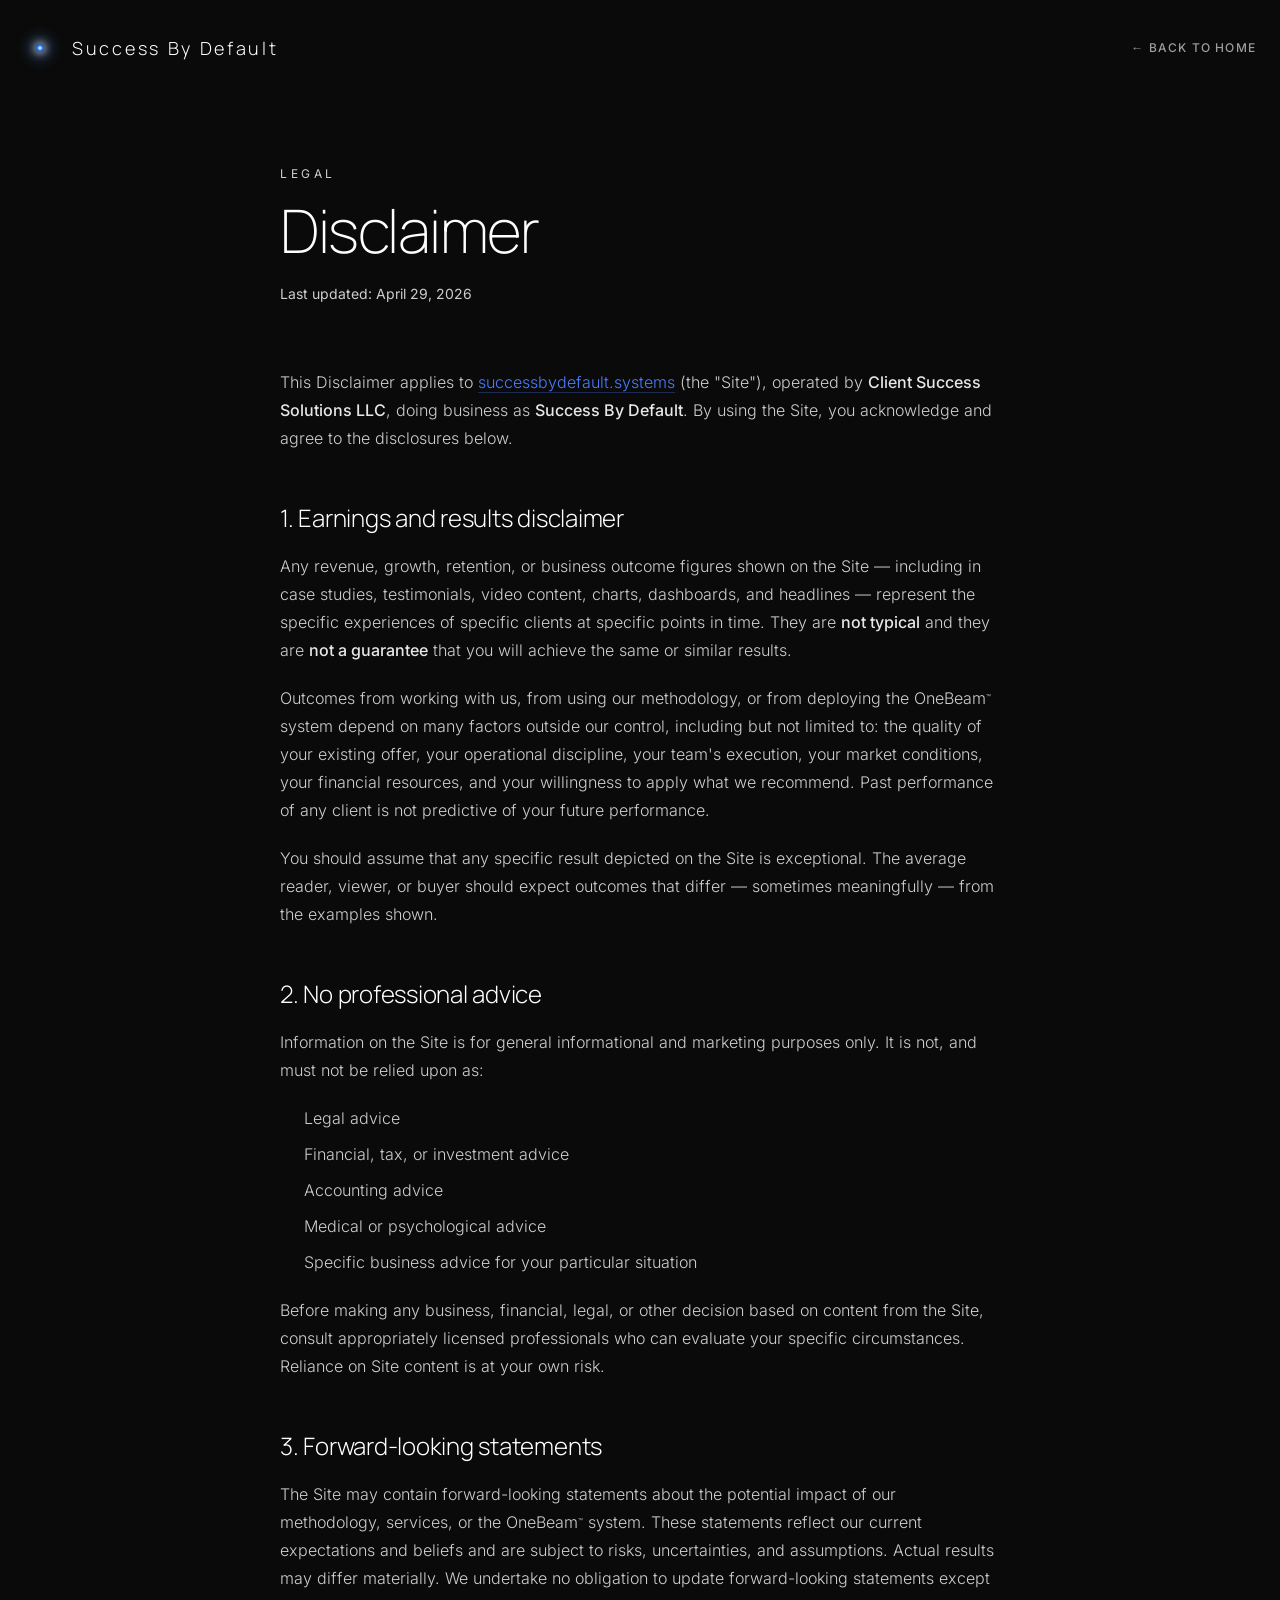
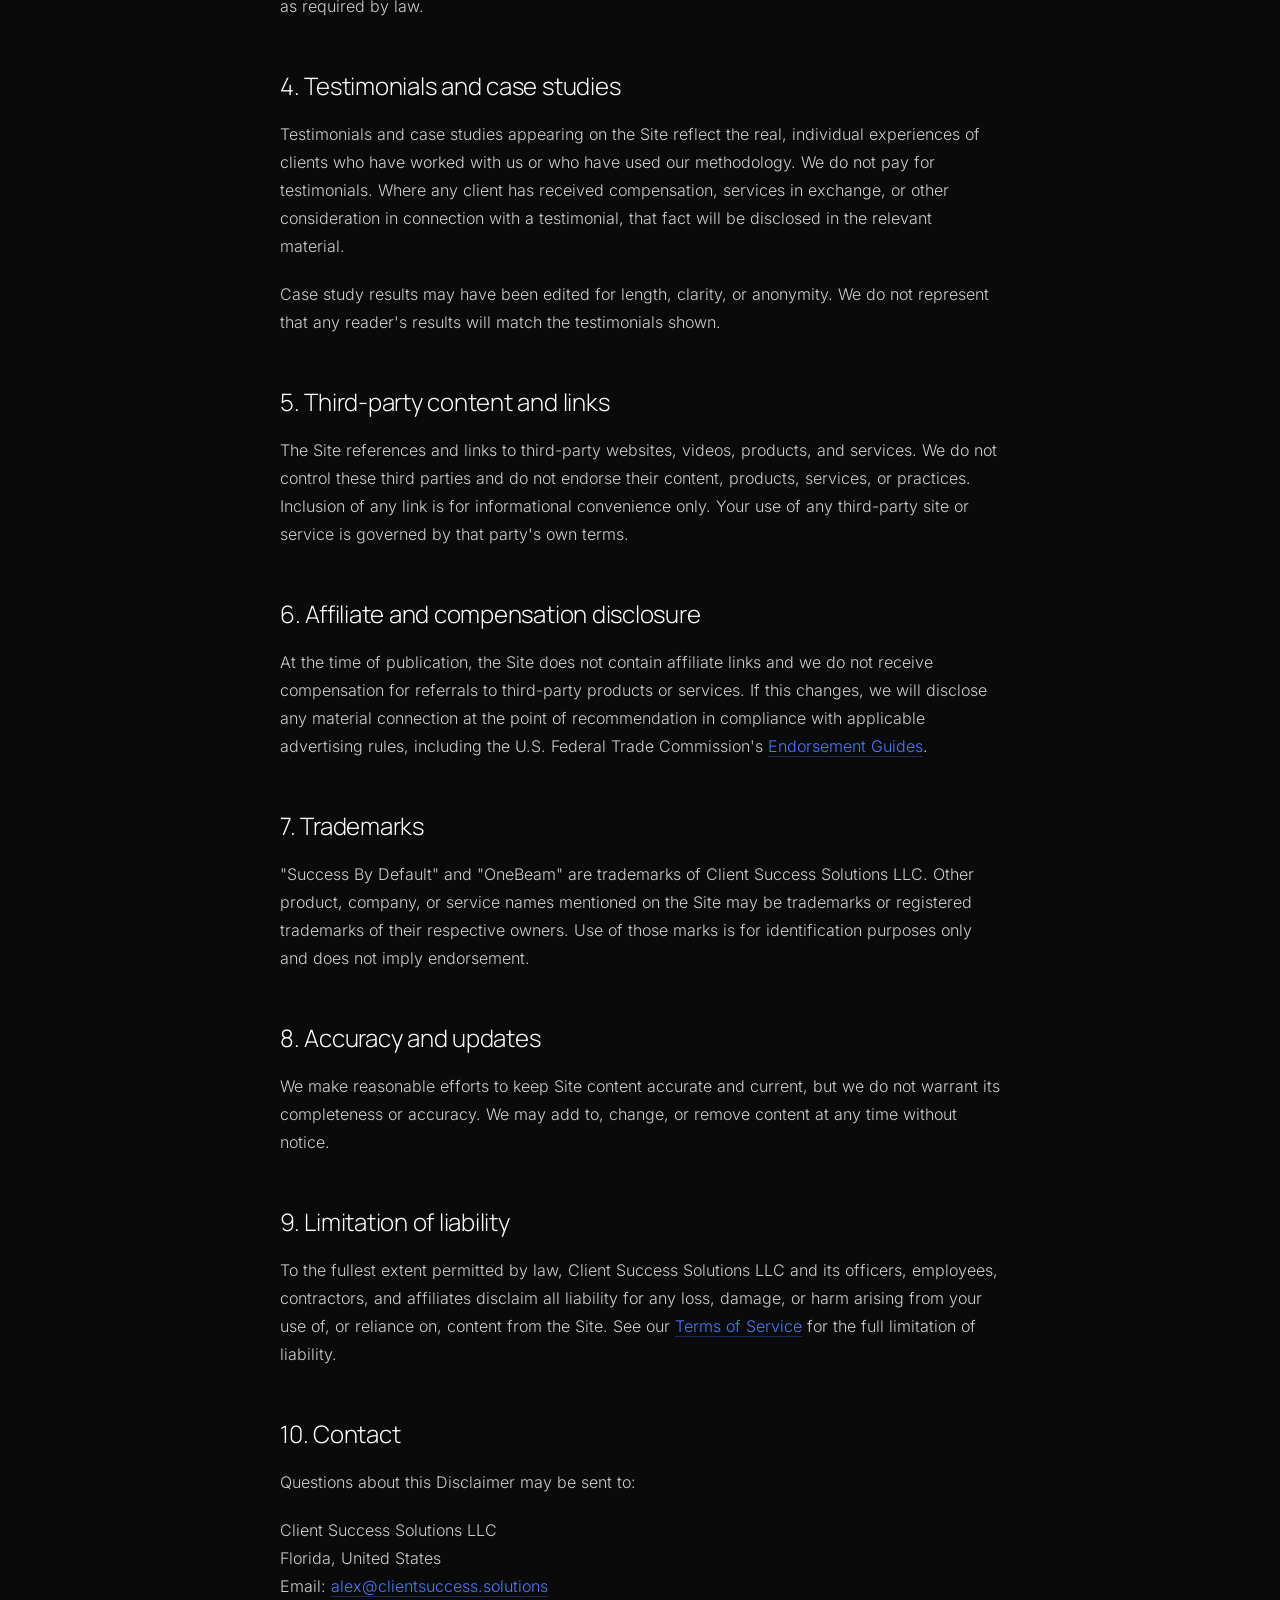
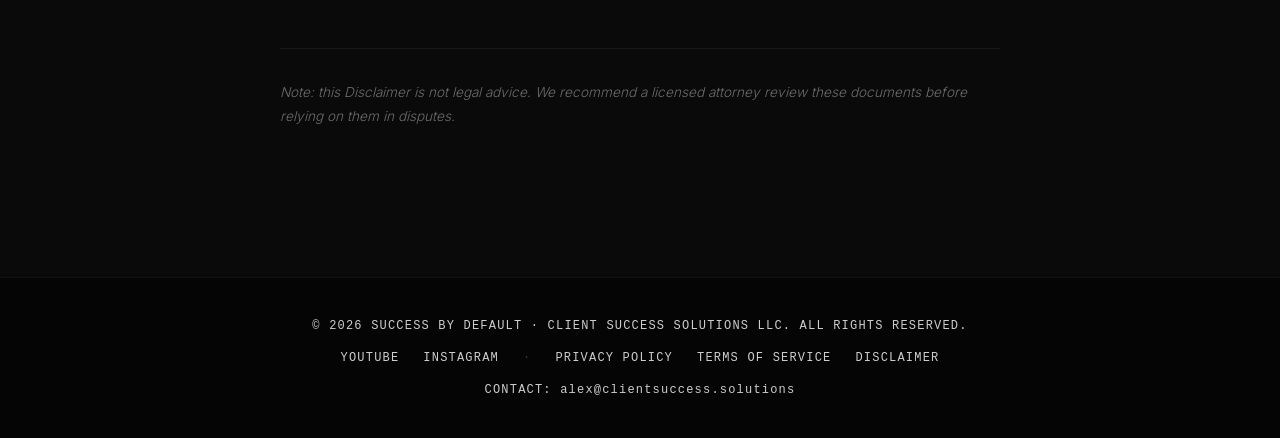
<file: disclaimer.html>
<!DOCTYPE html>
<html lang="en">
<head>
  <meta charset="UTF-8">
  <meta name="viewport" content="width=device-width, initial-scale=1.0">
  <title>Disclaimer | Success By Default</title>
  <meta name="description" content="Earnings, results, and content disclaimer for successbydefault.systems and Client Success Solutions LLC.">
  <meta name="author" content="Alex Kerr">

  <link rel="icon" type="image/svg+xml" href="/favicon.svg">
  <link rel="apple-touch-icon" href="/apple-touch-icon.png">
  <link rel="canonical" href="https://successbydefault.systems/disclaimer">

  <link rel="stylesheet" href="/styles.css">
  <link rel="stylesheet" href="/fonts.css">

  <style>
    body { font-family: 'Inter', sans-serif; background-color: #0A0A0A; }
    .font-manrope { font-family: 'Manrope', sans-serif; }
    .font-inter { font-family: 'Inter', sans-serif; }
    html { scroll-behavior: smooth; }
    ::-webkit-scrollbar { width: 6px; }
    ::-webkit-scrollbar-track { background: #0A0A0A; }
    ::-webkit-scrollbar-thumb { background: rgba(255, 255, 255, 0.1); border-radius: 10px; }
    .legal-prose h2 { font-family: 'Manrope', sans-serif; font-weight: 300; color: #ffffff; font-size: 1.5rem; margin-top: 3rem; margin-bottom: 1rem; letter-spacing: -0.01em; }
    .legal-prose h3 { font-family: 'Manrope', sans-serif; font-weight: 400; color: rgba(255,255,255,0.9); font-size: 1.05rem; margin-top: 2rem; margin-bottom: 0.5rem; }
    .legal-prose p { color: rgba(255,255,255,0.8); line-height: 1.75; margin-bottom: 1.25rem; font-weight: 300; }
    .legal-prose ul { color: rgba(255,255,255,0.8); line-height: 1.75; margin-bottom: 1.25rem; padding-left: 1.5rem; font-weight: 300; }
    .legal-prose li { margin-bottom: 0.5rem; }
    .legal-prose a { color: #4A7CFF; text-decoration: none; border-bottom: 1px solid rgba(74,124,255,0.3); transition: border-color 0.2s; }
    .legal-prose a:hover { border-bottom-color: #4A7CFF; }
    .legal-prose strong { color: rgba(255,255,255,0.9); font-weight: 500; }
  </style>
</head>
<body class="bg-[#0A0A0A] text-white">

  <nav class="z-50 w-full max-w-7xl mx-auto pt-8 px-6 pb-4 relative flex items-center justify-between">
    <div class="flex-1">
      <a href="/" class="inline-flex items-center gap-4 cursor-pointer group">
        <div class="relative w-8 h-8 flex items-center justify-center">
          <div class="w-2 h-2 rounded-full" style="background: radial-gradient(circle at center, #ffffff 0%, #bfdbfe 15%, #3b82f6 40%, #1e3a8a 100%); box-shadow: 0 0 8px 1px rgba(255,255,255,0.8), 0 0 16px 4px rgba(96,165,250,0.6);"></div>
        </div>
        <span class="font-manrope font-light text-lg tracking-[0.15em] text-white">Success By Default</span>
      </a>
    </div>
    <div class="flex-1 flex justify-end">
      <a href="/" class="text-xs uppercase tracking-widest text-white/60 hover:text-white transition-colors font-medium">← Back to home</a>
    </div>
  </nav>

  <main class="max-w-3xl mx-auto px-6 pt-20 pb-32">

    <div class="mb-16">
      <span class="text-xs font-inter uppercase tracking-[0.3em] text-white/80">Legal</span>
      <h1 class="font-manrope font-extralight text-5xl md:text-6xl text-white tracking-tight mt-4 mb-6">Disclaimer</h1>
      <p class="text-sm text-white/80 font-inter">Last updated: April 29, 2026</p>
    </div>

    <div class="legal-prose">

      <p>This Disclaimer applies to <a href="https://successbydefault.systems">successbydefault.systems</a> (the "Site"), operated by <strong>Client Success Solutions LLC</strong>, doing business as <strong>Success By Default</strong>. By using the Site, you acknowledge and agree to the disclosures below.</p>

      <h2>1. Earnings and results disclaimer</h2>
      <p>Any revenue, growth, retention, or business outcome figures shown on the Site — including in case studies, testimonials, video content, charts, dashboards, and headlines — represent the specific experiences of specific clients at specific points in time. They are <strong>not typical</strong> and they are <strong>not a guarantee</strong> that you will achieve the same or similar results.</p>
      <p>Outcomes from working with us, from using our methodology, or from deploying the OneBeam<sup style="font-size:0.5em;">™</sup> system depend on many factors outside our control, including but not limited to: the quality of your existing offer, your operational discipline, your team's execution, your market conditions, your financial resources, and your willingness to apply what we recommend. Past performance of any client is not predictive of your future performance.</p>
      <p>You should assume that any specific result depicted on the Site is exceptional. The average reader, viewer, or buyer should expect outcomes that differ — sometimes meaningfully — from the examples shown.</p>

      <h2>2. No professional advice</h2>
      <p>Information on the Site is for general informational and marketing purposes only. It is not, and must not be relied upon as:</p>
      <ul>
        <li>Legal advice</li>
        <li>Financial, tax, or investment advice</li>
        <li>Accounting advice</li>
        <li>Medical or psychological advice</li>
        <li>Specific business advice for your particular situation</li>
      </ul>
      <p>Before making any business, financial, legal, or other decision based on content from the Site, consult appropriately licensed professionals who can evaluate your specific circumstances. Reliance on Site content is at your own risk.</p>

      <h2>3. Forward-looking statements</h2>
      <p>The Site may contain forward-looking statements about the potential impact of our methodology, services, or the OneBeam<sup style="font-size:0.5em;">™</sup> system. These statements reflect our current expectations and beliefs and are subject to risks, uncertainties, and assumptions. Actual results may differ materially. We undertake no obligation to update forward-looking statements except as required by law.</p>

      <h2>4. Testimonials and case studies</h2>
      <p>Testimonials and case studies appearing on the Site reflect the real, individual experiences of clients who have worked with us or who have used our methodology. We do not pay for testimonials. Where any client has received compensation, services in exchange, or other consideration in connection with a testimonial, that fact will be disclosed in the relevant material.</p>
      <p>Case study results may have been edited for length, clarity, or anonymity. We do not represent that any reader's results will match the testimonials shown.</p>

      <h2>5. Third-party content and links</h2>
      <p>The Site references and links to third-party websites, videos, products, and services. We do not control these third parties and do not endorse their content, products, services, or practices. Inclusion of any link is for informational convenience only. Your use of any third-party site or service is governed by that party's own terms.</p>

      <h2>6. Affiliate and compensation disclosure</h2>
      <p>At the time of publication, the Site does not contain affiliate links and we do not receive compensation for referrals to third-party products or services. If this changes, we will disclose any material connection at the point of recommendation in compliance with applicable advertising rules, including the U.S. Federal Trade Commission's <a href="https://www.ftc.gov/business-guidance/resources/disclosures-101-social-media-influencers" target="_blank" rel="noopener">Endorsement Guides</a>.</p>

      <h2>7. Trademarks</h2>
      <p>"Success By Default" and "OneBeam" are trademarks of Client Success Solutions LLC. Other product, company, or service names mentioned on the Site may be trademarks or registered trademarks of their respective owners. Use of those marks is for identification purposes only and does not imply endorsement.</p>

      <h2>8. Accuracy and updates</h2>
      <p>We make reasonable efforts to keep Site content accurate and current, but we do not warrant its completeness or accuracy. We may add to, change, or remove content at any time without notice.</p>

      <h2>9. Limitation of liability</h2>
      <p>To the fullest extent permitted by law, Client Success Solutions LLC and its officers, employees, contractors, and affiliates disclaim all liability for any loss, damage, or harm arising from your use of, or reliance on, content from the Site. See our <a href="/terms">Terms of Service</a> for the full limitation of liability.</p>

      <h2>10. Contact</h2>
      <p>Questions about this Disclaimer may be sent to:</p>
      <p>Client Success Solutions LLC<br>
      Florida, United States<br>
      Email: <a href="mailto:alex@clientsuccess.solutions">alex@clientsuccess.solutions</a></p>

      <p style="margin-top:3rem; padding-top:2rem; border-top:1px solid rgba(255,255,255,0.06); font-size:0.85rem; color:rgba(255,255,255,0.4);"><em>Note: this Disclaimer is not legal advice. We recommend a licensed attorney review these documents before relying on them in disputes.</em></p>

    </div>
  </main>

  <footer class="border-t border-white/5 bg-[#050505] py-10 relative z-10">
    <div class="max-w-7xl mx-auto px-6 flex flex-col items-center gap-4 text-xs text-white/80 font-mono tracking-widest uppercase text-center">
      <div>© 2026 Success By Default · Client Success Solutions LLC. All rights reserved.</div>
      <div class="flex items-center gap-6">
        <a href="https://www.youtube.com/@SuccessByDefault" target="_blank" class="hover:text-white transition-colors">YouTube</a>
        <a href="https://www.instagram.com/alexwkerr" target="_blank" class="hover:text-white transition-colors">Instagram</a>
        <span class="text-white/20">·</span>
        <a href="/privacy" class="hover:text-white transition-colors">Privacy Policy</a>
        <a href="/terms" class="hover:text-white transition-colors">Terms of Service</a>
        <a href="/disclaimer" class="hover:text-white transition-colors">Disclaimer</a>
      </div>
      <div>Contact: <a href="mailto:alex@clientsuccess.solutions" class="hover:text-white transition-colors" style="text-transform:none">alex@clientsuccess.solutions</a></div>
    </div>
  </footer>

</body>
</html>
</file>
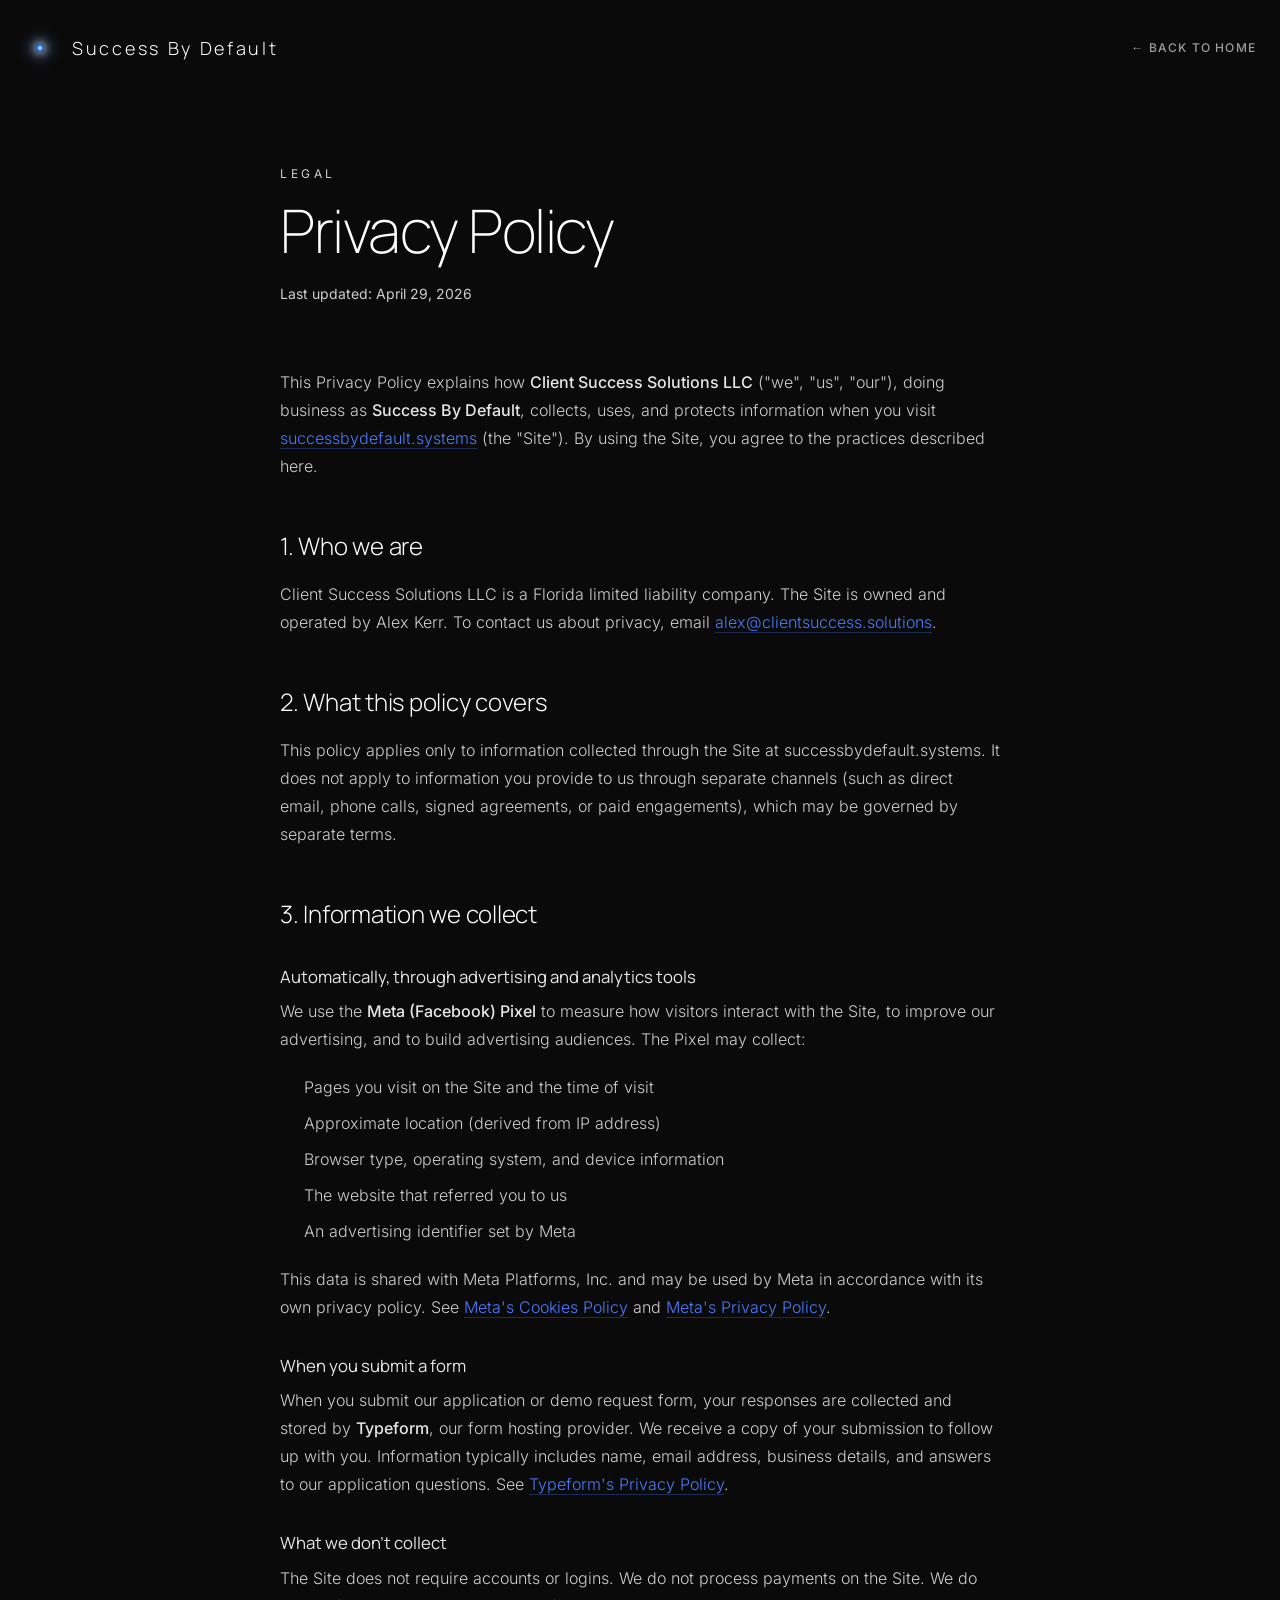
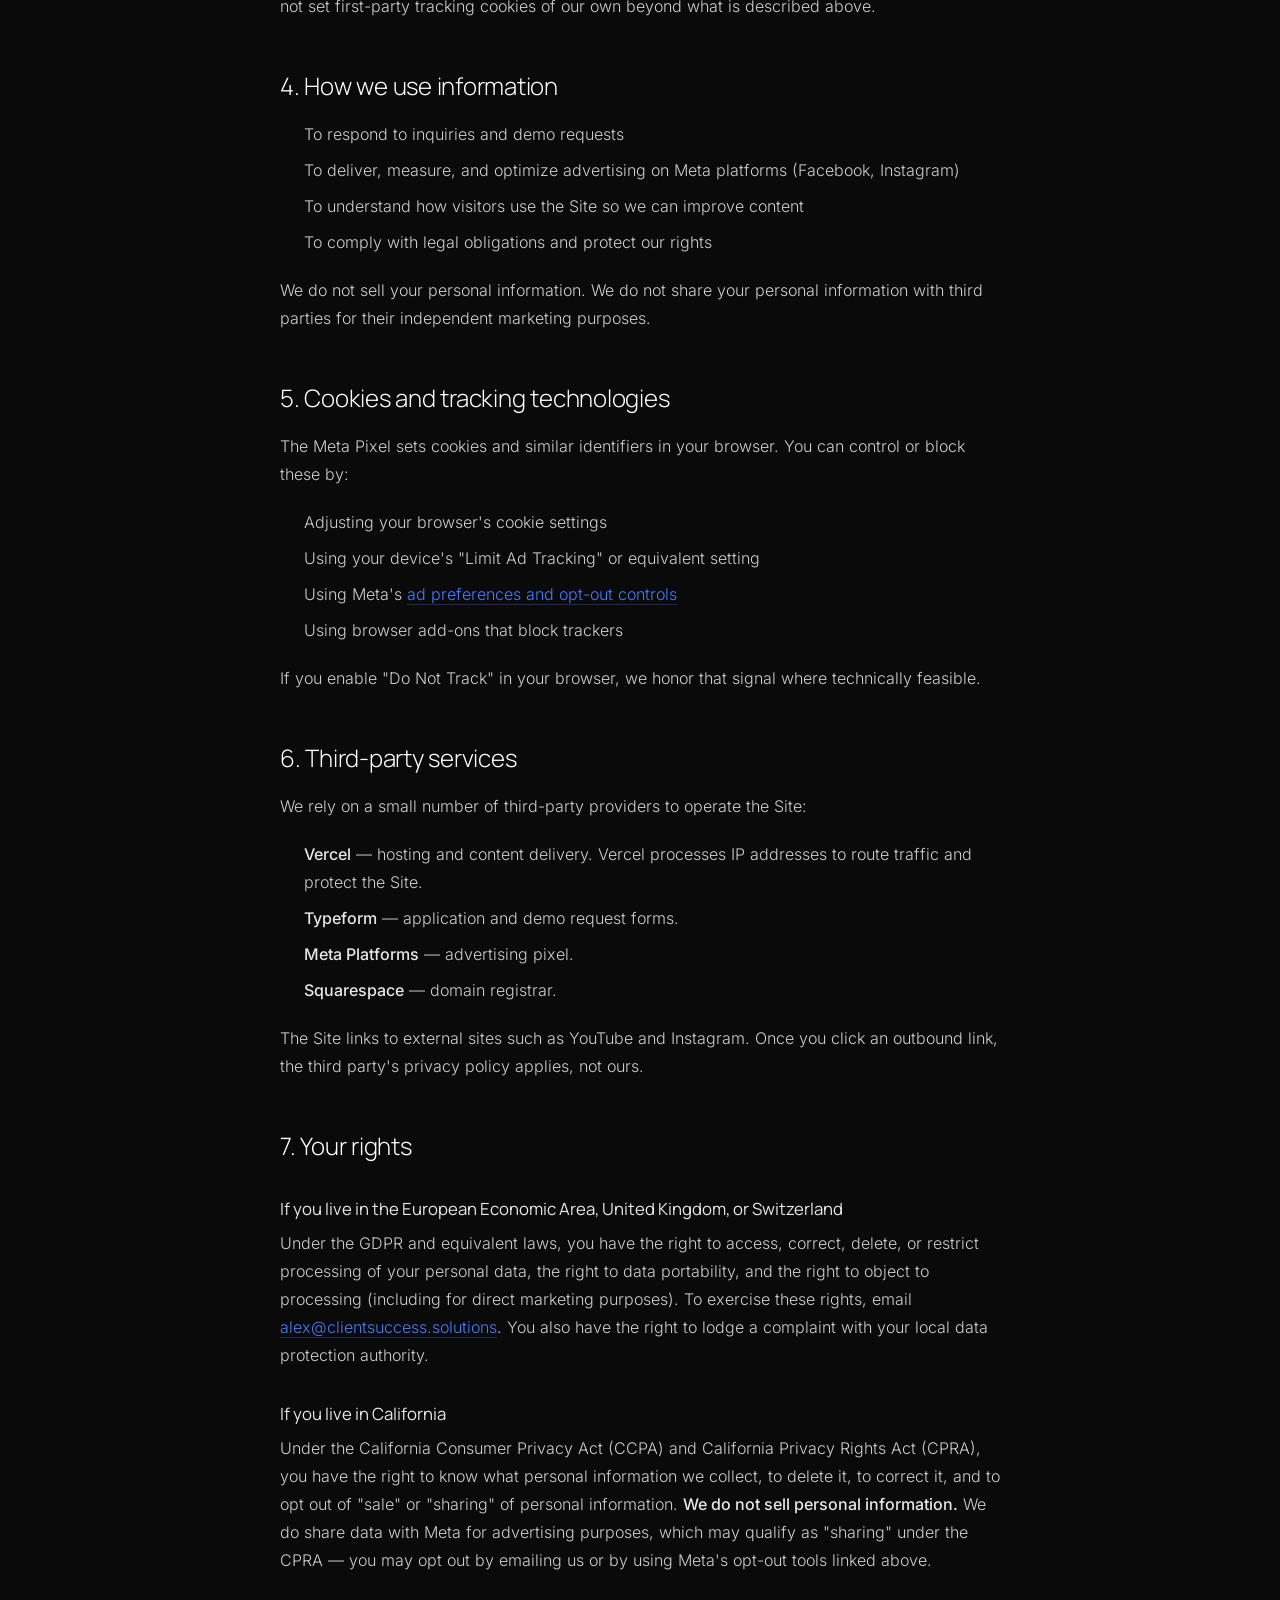
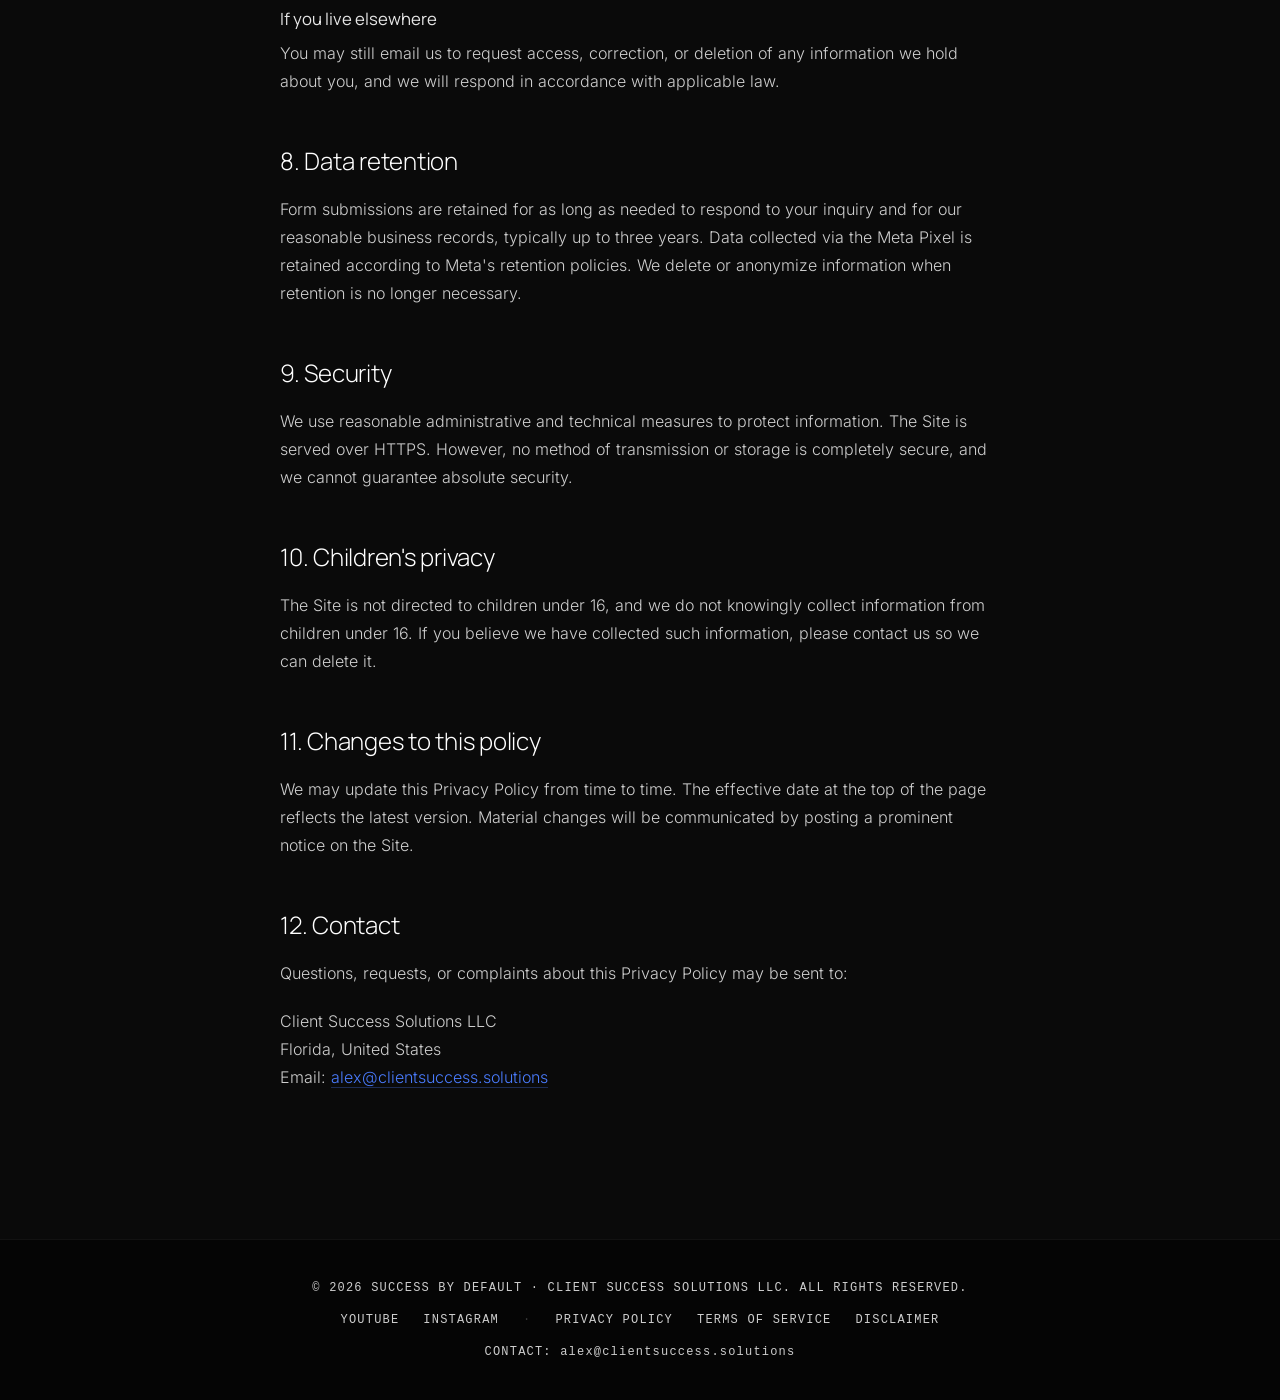
<file: privacy.html>
<!DOCTYPE html>
<html lang="en">
<head>
  <meta charset="UTF-8">
  <meta name="viewport" content="width=device-width, initial-scale=1.0">
  <title>Privacy Policy | Success By Default</title>
  <meta name="description" content="Privacy policy for successbydefault.systems and Client Success Solutions LLC.">
  <meta name="author" content="Alex Kerr">

  <link rel="icon" type="image/svg+xml" href="/favicon.svg">
  <link rel="apple-touch-icon" href="/apple-touch-icon.png">
  <link rel="canonical" href="https://successbydefault.systems/privacy">

  <link rel="stylesheet" href="/styles.css">
  <link rel="stylesheet" href="/fonts.css">

  <style>
    body { font-family: 'Inter', sans-serif; background-color: #0A0A0A; }
    .font-manrope { font-family: 'Manrope', sans-serif; }
    .font-inter { font-family: 'Inter', sans-serif; }
    html { scroll-behavior: smooth; }
    ::-webkit-scrollbar { width: 6px; }
    ::-webkit-scrollbar-track { background: #0A0A0A; }
    ::-webkit-scrollbar-thumb { background: rgba(255, 255, 255, 0.1); border-radius: 10px; }
    .legal-prose h2 { font-family: 'Manrope', sans-serif; font-weight: 300; color: #ffffff; font-size: 1.5rem; margin-top: 3rem; margin-bottom: 1rem; letter-spacing: -0.01em; }
    .legal-prose h3 { font-family: 'Manrope', sans-serif; font-weight: 400; color: rgba(255,255,255,0.9); font-size: 1.05rem; margin-top: 2rem; margin-bottom: 0.5rem; }
    .legal-prose p { color: rgba(255,255,255,0.8); line-height: 1.75; margin-bottom: 1.25rem; font-weight: 300; }
    .legal-prose ul { color: rgba(255,255,255,0.8); line-height: 1.75; margin-bottom: 1.25rem; padding-left: 1.5rem; font-weight: 300; }
    .legal-prose li { margin-bottom: 0.5rem; }
    .legal-prose a { color: #4A7CFF; text-decoration: none; border-bottom: 1px solid rgba(74,124,255,0.3); transition: border-color 0.2s; }
    .legal-prose a:hover { border-bottom-color: #4A7CFF; }
    .legal-prose strong { color: rgba(255,255,255,0.9); font-weight: 500; }
  </style>
</head>
<body class="bg-[#0A0A0A] text-white">

  <nav class="z-50 w-full max-w-7xl mx-auto pt-8 px-6 pb-4 relative flex items-center justify-between">
    <div class="flex-1">
      <a href="/" class="inline-flex items-center gap-4 cursor-pointer group">
        <div class="relative w-8 h-8 flex items-center justify-center">
          <div class="w-2 h-2 rounded-full" style="background: radial-gradient(circle at center, #ffffff 0%, #bfdbfe 15%, #3b82f6 40%, #1e3a8a 100%); box-shadow: 0 0 8px 1px rgba(255,255,255,0.8), 0 0 16px 4px rgba(96,165,250,0.6);"></div>
        </div>
        <span class="font-manrope font-light text-lg tracking-[0.15em] text-white">Success By Default</span>
      </a>
    </div>
    <div class="flex-1 flex justify-end">
      <a href="/" class="text-xs uppercase tracking-widest text-white/60 hover:text-white transition-colors font-medium">← Back to home</a>
    </div>
  </nav>

  <main class="max-w-3xl mx-auto px-6 pt-20 pb-32">

    <div class="mb-16">
      <span class="text-xs font-inter uppercase tracking-[0.3em] text-white/80">Legal</span>
      <h1 class="font-manrope font-extralight text-5xl md:text-6xl text-white tracking-tight mt-4 mb-6">Privacy Policy</h1>
      <p class="text-sm text-white/80 font-inter">Last updated: April 29, 2026</p>
    </div>

    <div class="legal-prose">

      <p>This Privacy Policy explains how <strong>Client Success Solutions LLC</strong> ("we", "us", "our"), doing business as <strong>Success By Default</strong>, collects, uses, and protects information when you visit <a href="https://successbydefault.systems">successbydefault.systems</a> (the "Site"). By using the Site, you agree to the practices described here.</p>

      <h2>1. Who we are</h2>
      <p>Client Success Solutions LLC is a Florida limited liability company. The Site is owned and operated by Alex Kerr. To contact us about privacy, email <a href="mailto:alex@clientsuccess.solutions">alex@clientsuccess.solutions</a>.</p>

      <h2>2. What this policy covers</h2>
      <p>This policy applies only to information collected through the Site at successbydefault.systems. It does not apply to information you provide to us through separate channels (such as direct email, phone calls, signed agreements, or paid engagements), which may be governed by separate terms.</p>

      <h2>3. Information we collect</h2>

      <h3>Automatically, through advertising and analytics tools</h3>
      <p>We use the <strong>Meta (Facebook) Pixel</strong> to measure how visitors interact with the Site, to improve our advertising, and to build advertising audiences. The Pixel may collect:</p>
      <ul>
        <li>Pages you visit on the Site and the time of visit</li>
        <li>Approximate location (derived from IP address)</li>
        <li>Browser type, operating system, and device information</li>
        <li>The website that referred you to us</li>
        <li>An advertising identifier set by Meta</li>
      </ul>
      <p>This data is shared with Meta Platforms, Inc. and may be used by Meta in accordance with its own privacy policy. See <a href="https://www.facebook.com/policies/cookies/" target="_blank" rel="noopener">Meta's Cookies Policy</a> and <a href="https://www.facebook.com/privacy/policy/" target="_blank" rel="noopener">Meta's Privacy Policy</a>.</p>

      <h3>When you submit a form</h3>
      <p>When you submit our application or demo request form, your responses are collected and stored by <strong>Typeform</strong>, our form hosting provider. We receive a copy of your submission to follow up with you. Information typically includes name, email address, business details, and answers to our application questions. See <a href="https://www.typeform.com/help/a/typeform-privacy-policy-360029259552/" target="_blank" rel="noopener">Typeform's Privacy Policy</a>.</p>

      <h3>What we don't collect</h3>
      <p>The Site does not require accounts or logins. We do not process payments on the Site. We do not set first-party tracking cookies of our own beyond what is described above.</p>

      <h2>4. How we use information</h2>
      <ul>
        <li>To respond to inquiries and demo requests</li>
        <li>To deliver, measure, and optimize advertising on Meta platforms (Facebook, Instagram)</li>
        <li>To understand how visitors use the Site so we can improve content</li>
        <li>To comply with legal obligations and protect our rights</li>
      </ul>
      <p>We do not sell your personal information. We do not share your personal information with third parties for their independent marketing purposes.</p>

      <h2>5. Cookies and tracking technologies</h2>
      <p>The Meta Pixel sets cookies and similar identifiers in your browser. You can control or block these by:</p>
      <ul>
        <li>Adjusting your browser's cookie settings</li>
        <li>Using your device's "Limit Ad Tracking" or equivalent setting</li>
        <li>Using Meta's <a href="https://www.facebook.com/help/568137493302217" target="_blank" rel="noopener">ad preferences and opt-out controls</a></li>
        <li>Using browser add-ons that block trackers</li>
      </ul>
      <p>If you enable "Do Not Track" in your browser, we honor that signal where technically feasible.</p>

      <h2>6. Third-party services</h2>
      <p>We rely on a small number of third-party providers to operate the Site:</p>
      <ul>
        <li><strong>Vercel</strong> — hosting and content delivery. Vercel processes IP addresses to route traffic and protect the Site.</li>
        <li><strong>Typeform</strong> — application and demo request forms.</li>
        <li><strong>Meta Platforms</strong> — advertising pixel.</li>
        <li><strong>Squarespace</strong> — domain registrar.</li>
      </ul>
      <p>The Site links to external sites such as YouTube and Instagram. Once you click an outbound link, the third party's privacy policy applies, not ours.</p>

      <h2>7. Your rights</h2>

      <h3>If you live in the European Economic Area, United Kingdom, or Switzerland</h3>
      <p>Under the GDPR and equivalent laws, you have the right to access, correct, delete, or restrict processing of your personal data, the right to data portability, and the right to object to processing (including for direct marketing purposes). To exercise these rights, email <a href="mailto:alex@clientsuccess.solutions">alex@clientsuccess.solutions</a>. You also have the right to lodge a complaint with your local data protection authority.</p>

      <h3>If you live in California</h3>
      <p>Under the California Consumer Privacy Act (CCPA) and California Privacy Rights Act (CPRA), you have the right to know what personal information we collect, to delete it, to correct it, and to opt out of "sale" or "sharing" of personal information. <strong>We do not sell personal information.</strong> We do share data with Meta for advertising purposes, which may qualify as "sharing" under the CPRA — you may opt out by emailing us or by using Meta's opt-out tools linked above.</p>

      <h3>If you live elsewhere</h3>
      <p>You may still email us to request access, correction, or deletion of any information we hold about you, and we will respond in accordance with applicable law.</p>

      <h2>8. Data retention</h2>
      <p>Form submissions are retained for as long as needed to respond to your inquiry and for our reasonable business records, typically up to three years. Data collected via the Meta Pixel is retained according to Meta's retention policies. We delete or anonymize information when retention is no longer necessary.</p>

      <h2>9. Security</h2>
      <p>We use reasonable administrative and technical measures to protect information. The Site is served over HTTPS. However, no method of transmission or storage is completely secure, and we cannot guarantee absolute security.</p>

      <h2>10. Children's privacy</h2>
      <p>The Site is not directed to children under 16, and we do not knowingly collect information from children under 16. If you believe we have collected such information, please contact us so we can delete it.</p>

      <h2>11. Changes to this policy</h2>
      <p>We may update this Privacy Policy from time to time. The effective date at the top of the page reflects the latest version. Material changes will be communicated by posting a prominent notice on the Site.</p>

      <h2>12. Contact</h2>
      <p>Questions, requests, or complaints about this Privacy Policy may be sent to:</p>
      <p>Client Success Solutions LLC<br>
      Florida, United States<br>
      Email: <a href="mailto:alex@clientsuccess.solutions">alex@clientsuccess.solutions</a></p>

    </div>
  </main>

  <footer class="border-t border-white/5 bg-[#050505] py-10 relative z-10">
    <div class="max-w-7xl mx-auto px-6 flex flex-col items-center gap-4 text-xs text-white/80 font-mono tracking-widest uppercase text-center">
      <div>© 2026 Success By Default · Client Success Solutions LLC. All rights reserved.</div>
      <div class="flex items-center gap-6">
        <a href="https://www.youtube.com/@SuccessByDefault" target="_blank" class="hover:text-white transition-colors">YouTube</a>
        <a href="https://www.instagram.com/alexwkerr" target="_blank" class="hover:text-white transition-colors">Instagram</a>
        <span class="text-white/20">·</span>
        <a href="/privacy" class="hover:text-white transition-colors">Privacy Policy</a>
        <a href="/terms" class="hover:text-white transition-colors">Terms of Service</a>
        <a href="/disclaimer" class="hover:text-white transition-colors">Disclaimer</a>
      </div>
      <div>Contact: <a href="mailto:alex@clientsuccess.solutions" class="hover:text-white transition-colors" style="text-transform:none">alex@clientsuccess.solutions</a></div>
    </div>
  </footer>

</body>
</html>
</file>
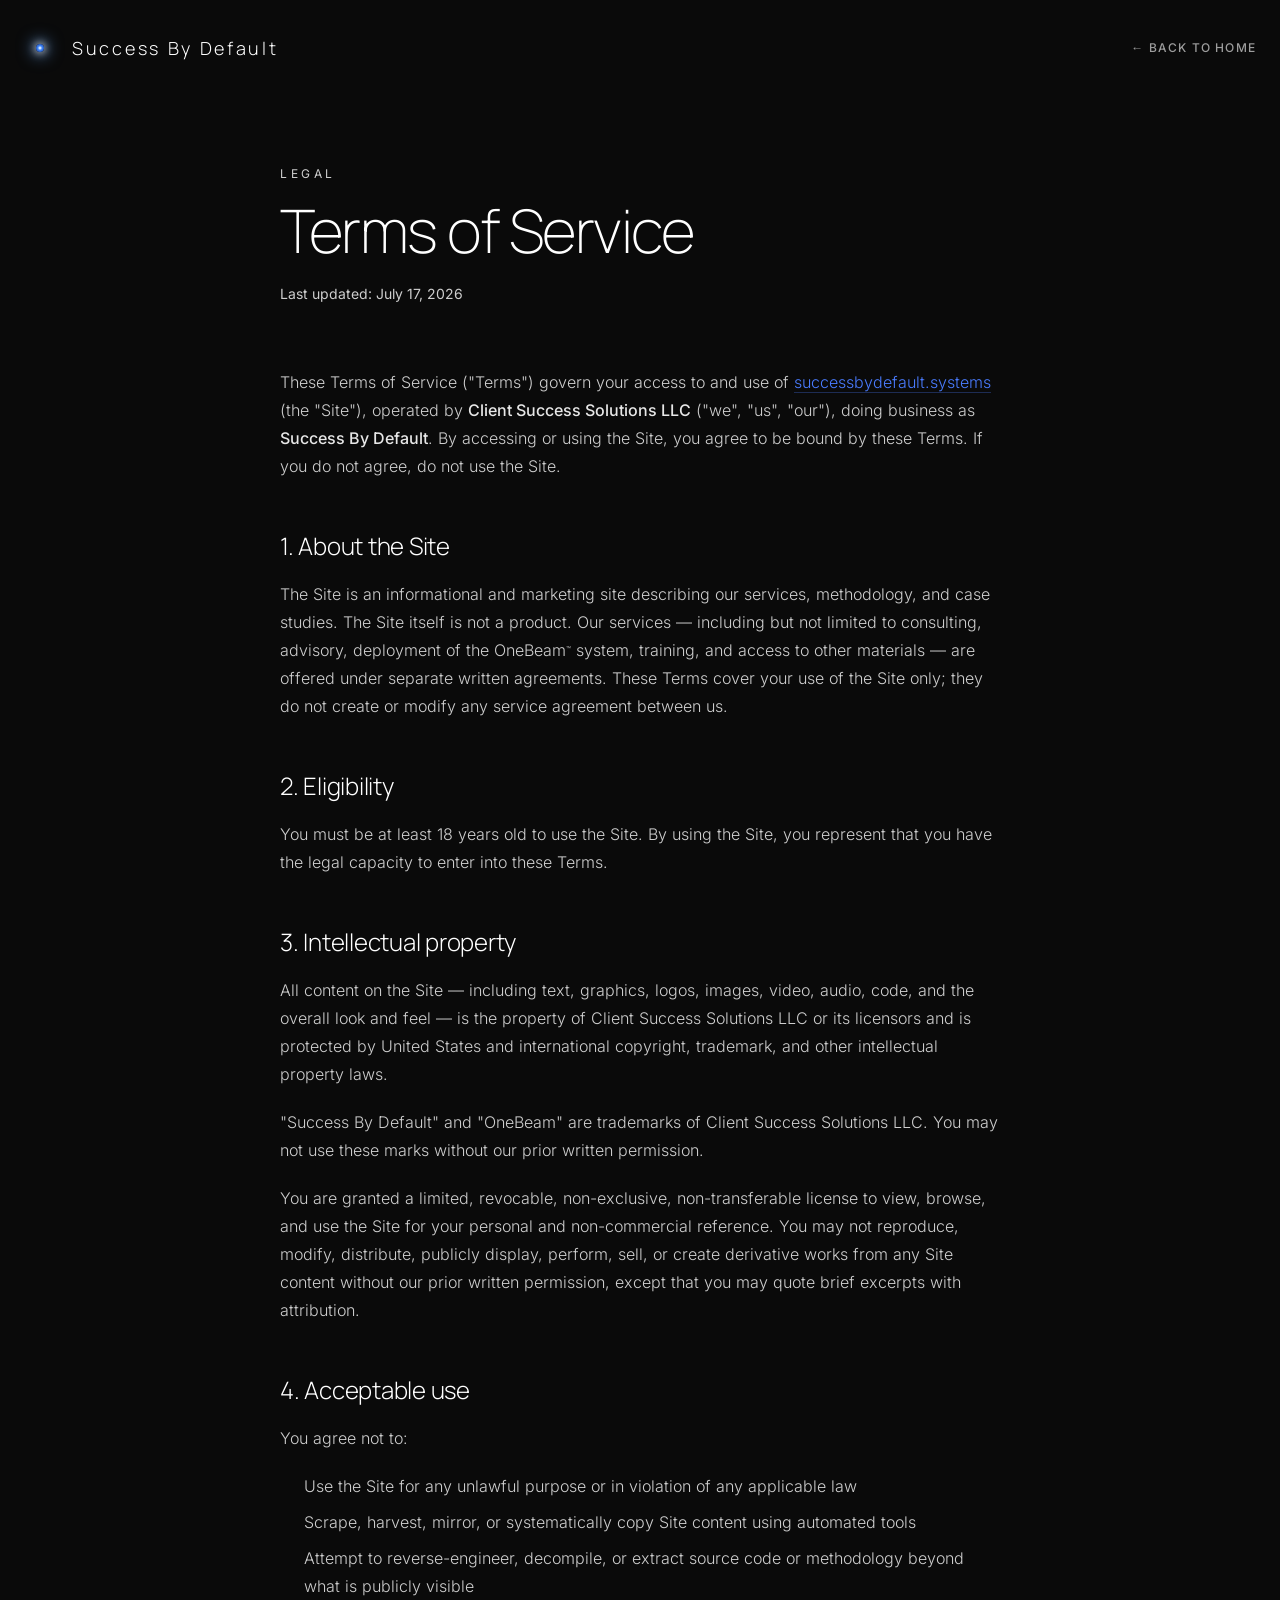
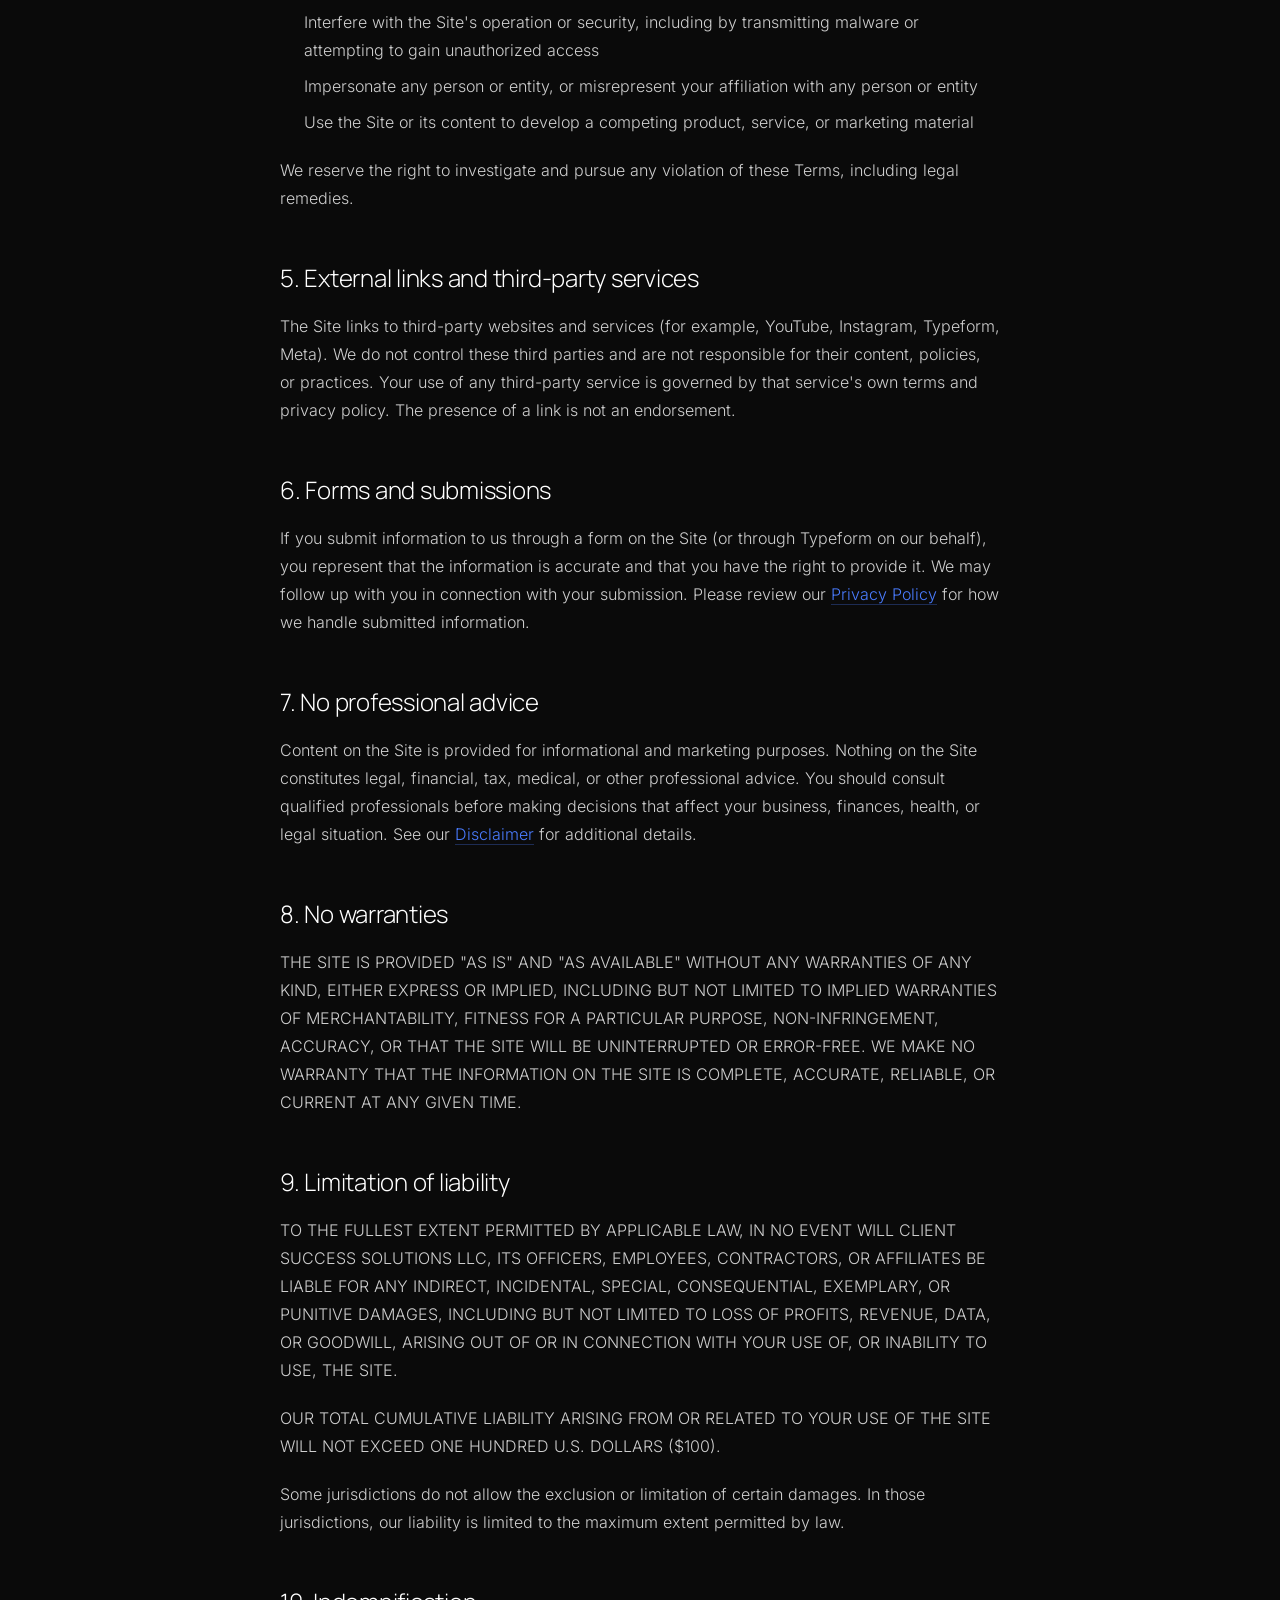
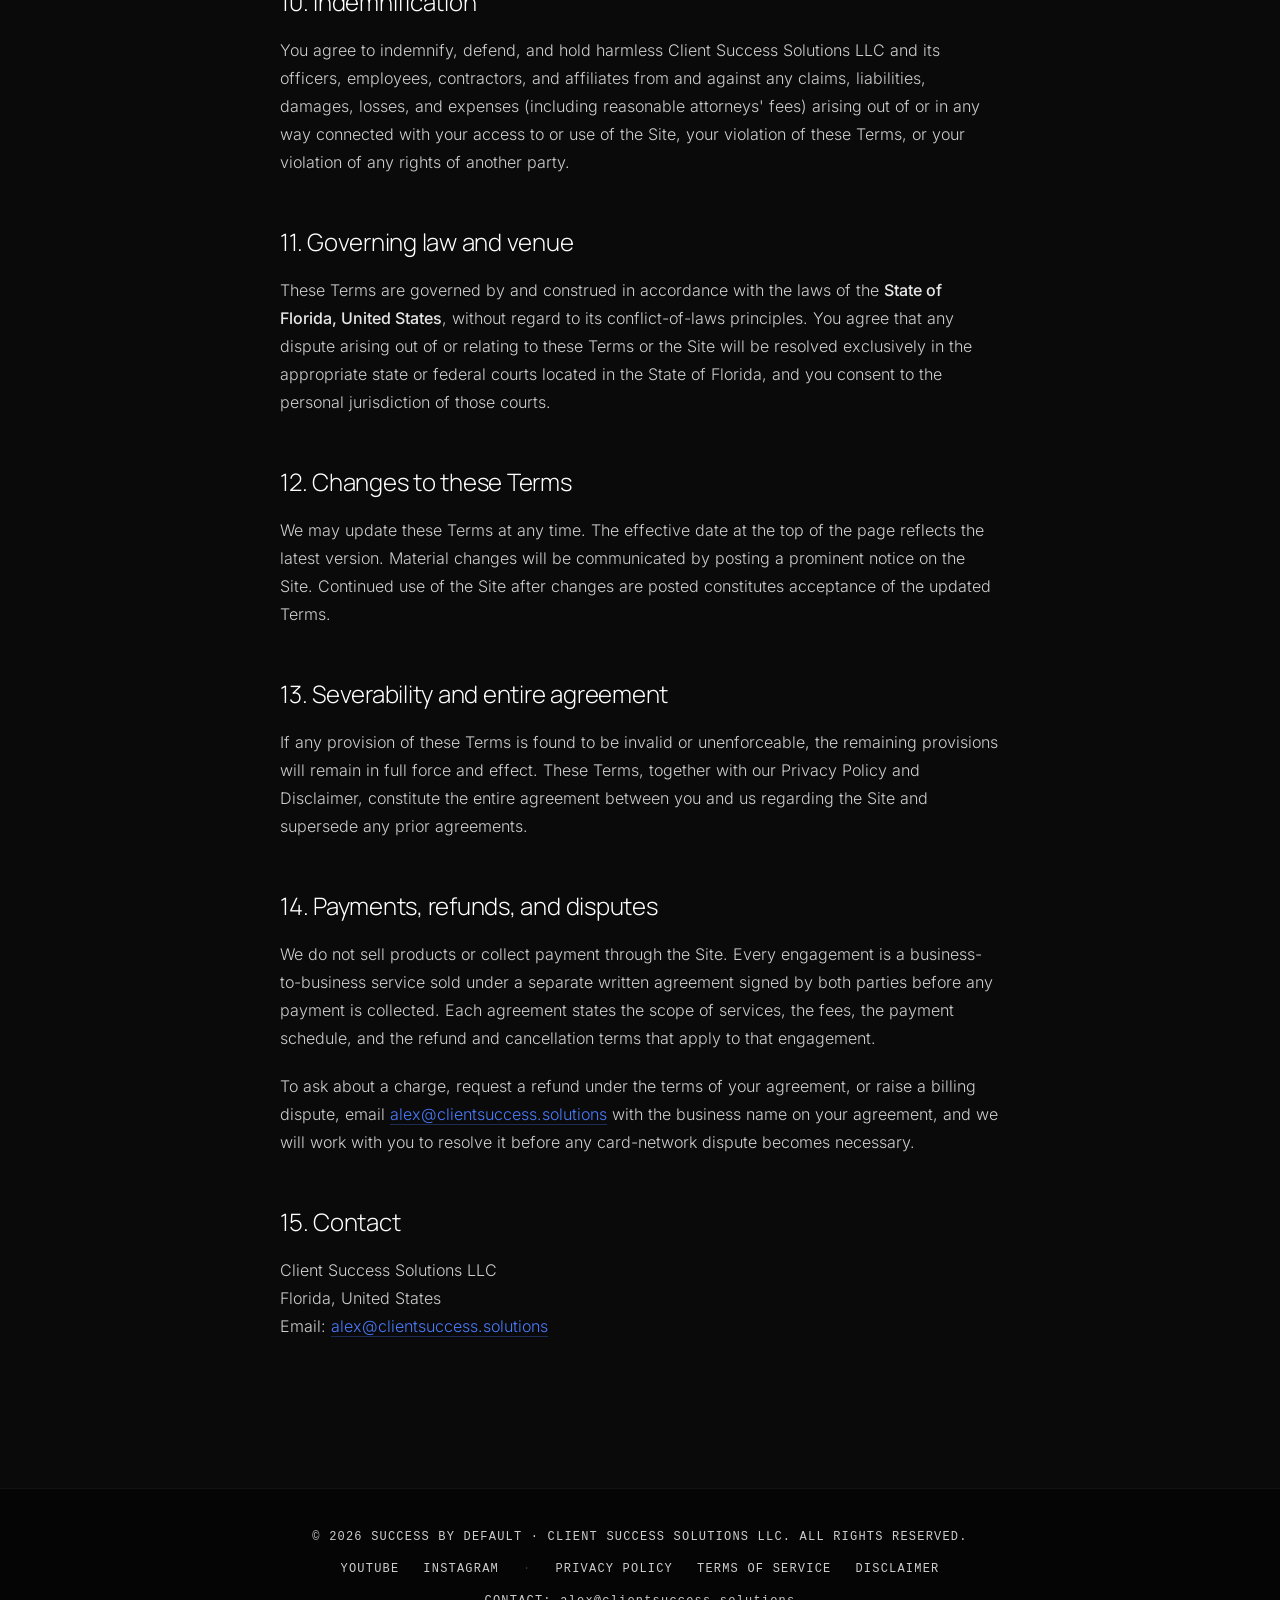
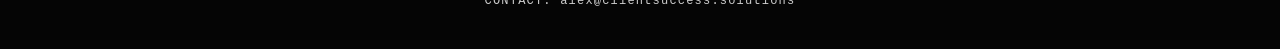
<file: terms.html>
<!DOCTYPE html>
<html lang="en">
<head>
  <meta charset="UTF-8">
  <meta name="viewport" content="width=device-width, initial-scale=1.0">
  <title>Terms of Service | Success By Default</title>
  <meta name="description" content="Terms of service for successbydefault.systems and Client Success Solutions LLC.">
  <meta name="author" content="Alex Kerr">

  <link rel="icon" type="image/svg+xml" href="/favicon.svg">
  <link rel="apple-touch-icon" href="/apple-touch-icon.png">
  <link rel="canonical" href="https://successbydefault.systems/terms">

  <link rel="stylesheet" href="/styles.css">
  <link rel="stylesheet" href="/fonts.css">

  <style>
    body { font-family: 'Inter', sans-serif; background-color: #0A0A0A; }
    .font-manrope { font-family: 'Manrope', sans-serif; }
    .font-inter { font-family: 'Inter', sans-serif; }
    html { scroll-behavior: smooth; }
    ::-webkit-scrollbar { width: 6px; }
    ::-webkit-scrollbar-track { background: #0A0A0A; }
    ::-webkit-scrollbar-thumb { background: rgba(255, 255, 255, 0.1); border-radius: 10px; }
    .legal-prose h2 { font-family: 'Manrope', sans-serif; font-weight: 300; color: #ffffff; font-size: 1.5rem; margin-top: 3rem; margin-bottom: 1rem; letter-spacing: -0.01em; }
    .legal-prose h3 { font-family: 'Manrope', sans-serif; font-weight: 400; color: rgba(255,255,255,0.9); font-size: 1.05rem; margin-top: 2rem; margin-bottom: 0.5rem; }
    .legal-prose p { color: rgba(255,255,255,0.8); line-height: 1.75; margin-bottom: 1.25rem; font-weight: 300; }
    .legal-prose ul { color: rgba(255,255,255,0.8); line-height: 1.75; margin-bottom: 1.25rem; padding-left: 1.5rem; font-weight: 300; }
    .legal-prose li { margin-bottom: 0.5rem; }
    .legal-prose a { color: #4A7CFF; text-decoration: none; border-bottom: 1px solid rgba(74,124,255,0.3); transition: border-color 0.2s; }
    .legal-prose a:hover { border-bottom-color: #4A7CFF; }
    .legal-prose strong { color: rgba(255,255,255,0.9); font-weight: 500; }
  </style>
</head>
<body class="bg-[#0A0A0A] text-white">

  <nav class="z-50 w-full max-w-7xl mx-auto pt-8 px-6 pb-4 relative flex items-center justify-between">
    <div class="flex-1">
      <a href="/" class="inline-flex items-center gap-4 cursor-pointer group">
        <div class="relative w-8 h-8 flex items-center justify-center">
          <div class="w-2 h-2 rounded-full" style="background: radial-gradient(circle at center, #ffffff 0%, #bfdbfe 15%, #3b82f6 40%, #1e3a8a 100%); box-shadow: 0 0 8px 1px rgba(255,255,255,0.8), 0 0 16px 4px rgba(96,165,250,0.6);"></div>
        </div>
        <span class="font-manrope font-light text-lg tracking-[0.15em] text-white">Success By Default</span>
      </a>
    </div>
    <div class="flex-1 flex justify-end">
      <a href="/" class="text-xs uppercase tracking-widest text-white/60 hover:text-white transition-colors font-medium">← Back to home</a>
    </div>
  </nav>

  <main class="max-w-3xl mx-auto px-6 pt-20 pb-32">

    <div class="mb-16">
      <span class="text-xs font-inter uppercase tracking-[0.3em] text-white/80">Legal</span>
      <h1 class="font-manrope font-extralight text-5xl md:text-6xl text-white tracking-tight mt-4 mb-6">Terms of Service</h1>
      <p class="text-sm text-white/80 font-inter">Last updated: July 17, 2026</p>
    </div>

    <div class="legal-prose">

      <p>These Terms of Service ("Terms") govern your access to and use of <a href="https://successbydefault.systems">successbydefault.systems</a> (the "Site"), operated by <strong>Client Success Solutions LLC</strong> ("we", "us", "our"), doing business as <strong>Success By Default</strong>. By accessing or using the Site, you agree to be bound by these Terms. If you do not agree, do not use the Site.</p>

      <h2>1. About the Site</h2>
      <p>The Site is an informational and marketing site describing our services, methodology, and case studies. The Site itself is not a product. Our services — including but not limited to consulting, advisory, deployment of the OneBeam<sup style="font-size:0.5em;">™</sup> system, training, and access to other materials — are offered under separate written agreements. These Terms cover your use of the Site only; they do not create or modify any service agreement between us.</p>

      <h2>2. Eligibility</h2>
      <p>You must be at least 18 years old to use the Site. By using the Site, you represent that you have the legal capacity to enter into these Terms.</p>

      <h2>3. Intellectual property</h2>
      <p>All content on the Site — including text, graphics, logos, images, video, audio, code, and the overall look and feel — is the property of Client Success Solutions LLC or its licensors and is protected by United States and international copyright, trademark, and other intellectual property laws.</p>
      <p>"Success By Default" and "OneBeam" are trademarks of Client Success Solutions LLC. You may not use these marks without our prior written permission.</p>
      <p>You are granted a limited, revocable, non-exclusive, non-transferable license to view, browse, and use the Site for your personal and non-commercial reference. You may not reproduce, modify, distribute, publicly display, perform, sell, or create derivative works from any Site content without our prior written permission, except that you may quote brief excerpts with attribution.</p>

      <h2>4. Acceptable use</h2>
      <p>You agree not to:</p>
      <ul>
        <li>Use the Site for any unlawful purpose or in violation of any applicable law</li>
        <li>Scrape, harvest, mirror, or systematically copy Site content using automated tools</li>
        <li>Attempt to reverse-engineer, decompile, or extract source code or methodology beyond what is publicly visible</li>
        <li>Interfere with the Site's operation or security, including by transmitting malware or attempting to gain unauthorized access</li>
        <li>Impersonate any person or entity, or misrepresent your affiliation with any person or entity</li>
        <li>Use the Site or its content to develop a competing product, service, or marketing material</li>
      </ul>
      <p>We reserve the right to investigate and pursue any violation of these Terms, including legal remedies.</p>

      <h2>5. External links and third-party services</h2>
      <p>The Site links to third-party websites and services (for example, YouTube, Instagram, Typeform, Meta). We do not control these third parties and are not responsible for their content, policies, or practices. Your use of any third-party service is governed by that service's own terms and privacy policy. The presence of a link is not an endorsement.</p>

      <h2>6. Forms and submissions</h2>
      <p>If you submit information to us through a form on the Site (or through Typeform on our behalf), you represent that the information is accurate and that you have the right to provide it. We may follow up with you in connection with your submission. Please review our <a href="/privacy">Privacy Policy</a> for how we handle submitted information.</p>

      <h2>7. No professional advice</h2>
      <p>Content on the Site is provided for informational and marketing purposes. Nothing on the Site constitutes legal, financial, tax, medical, or other professional advice. You should consult qualified professionals before making decisions that affect your business, finances, health, or legal situation. See our <a href="/disclaimer">Disclaimer</a> for additional details.</p>

      <h2>8. No warranties</h2>
      <p>THE SITE IS PROVIDED "AS IS" AND "AS AVAILABLE" WITHOUT ANY WARRANTIES OF ANY KIND, EITHER EXPRESS OR IMPLIED, INCLUDING BUT NOT LIMITED TO IMPLIED WARRANTIES OF MERCHANTABILITY, FITNESS FOR A PARTICULAR PURPOSE, NON-INFRINGEMENT, ACCURACY, OR THAT THE SITE WILL BE UNINTERRUPTED OR ERROR-FREE. WE MAKE NO WARRANTY THAT THE INFORMATION ON THE SITE IS COMPLETE, ACCURATE, RELIABLE, OR CURRENT AT ANY GIVEN TIME.</p>

      <h2>9. Limitation of liability</h2>
      <p>TO THE FULLEST EXTENT PERMITTED BY APPLICABLE LAW, IN NO EVENT WILL CLIENT SUCCESS SOLUTIONS LLC, ITS OFFICERS, EMPLOYEES, CONTRACTORS, OR AFFILIATES BE LIABLE FOR ANY INDIRECT, INCIDENTAL, SPECIAL, CONSEQUENTIAL, EXEMPLARY, OR PUNITIVE DAMAGES, INCLUDING BUT NOT LIMITED TO LOSS OF PROFITS, REVENUE, DATA, OR GOODWILL, ARISING OUT OF OR IN CONNECTION WITH YOUR USE OF, OR INABILITY TO USE, THE SITE.</p>
      <p>OUR TOTAL CUMULATIVE LIABILITY ARISING FROM OR RELATED TO YOUR USE OF THE SITE WILL NOT EXCEED ONE HUNDRED U.S. DOLLARS ($100).</p>
      <p>Some jurisdictions do not allow the exclusion or limitation of certain damages. In those jurisdictions, our liability is limited to the maximum extent permitted by law.</p>

      <h2>10. Indemnification</h2>
      <p>You agree to indemnify, defend, and hold harmless Client Success Solutions LLC and its officers, employees, contractors, and affiliates from and against any claims, liabilities, damages, losses, and expenses (including reasonable attorneys' fees) arising out of or in any way connected with your access to or use of the Site, your violation of these Terms, or your violation of any rights of another party.</p>

      <h2>11. Governing law and venue</h2>
      <p>These Terms are governed by and construed in accordance with the laws of the <strong>State of Florida, United States</strong>, without regard to its conflict-of-laws principles. You agree that any dispute arising out of or relating to these Terms or the Site will be resolved exclusively in the appropriate state or federal courts located in the State of Florida, and you consent to the personal jurisdiction of those courts.</p>

      <h2>12. Changes to these Terms</h2>
      <p>We may update these Terms at any time. The effective date at the top of the page reflects the latest version. Material changes will be communicated by posting a prominent notice on the Site. Continued use of the Site after changes are posted constitutes acceptance of the updated Terms.</p>

      <h2>13. Severability and entire agreement</h2>
      <p>If any provision of these Terms is found to be invalid or unenforceable, the remaining provisions will remain in full force and effect. These Terms, together with our Privacy Policy and Disclaimer, constitute the entire agreement between you and us regarding the Site and supersede any prior agreements.</p>

      <h2>14. Payments, refunds, and disputes</h2>
      <p>We do not sell products or collect payment through the Site. Every engagement is a business-to-business service sold under a separate written agreement signed by both parties before any payment is collected. Each agreement states the scope of services, the fees, the payment schedule, and the refund and cancellation terms that apply to that engagement.</p>
      <p>To ask about a charge, request a refund under the terms of your agreement, or raise a billing dispute, email <a href="mailto:alex@clientsuccess.solutions">alex@clientsuccess.solutions</a> with the business name on your agreement, and we will work with you to resolve it before any card-network dispute becomes necessary.</p>

      <h2>15. Contact</h2>
      <p>Client Success Solutions LLC<br>
      Florida, United States<br>
      Email: <a href="mailto:alex@clientsuccess.solutions">alex@clientsuccess.solutions</a></p>

    </div>
  </main>

  <footer class="border-t border-white/5 bg-[#050505] py-10 relative z-10">
    <div class="max-w-7xl mx-auto px-6 flex flex-col items-center gap-4 text-xs text-white/80 font-mono tracking-widest uppercase text-center">
      <div>© 2026 Success By Default · Client Success Solutions LLC. All rights reserved.</div>
      <div class="flex items-center gap-6">
        <a href="https://www.youtube.com/@SuccessByDefault" target="_blank" class="hover:text-white transition-colors">YouTube</a>
        <a href="https://www.instagram.com/alexwkerr" target="_blank" class="hover:text-white transition-colors">Instagram</a>
        <span class="text-white/20">·</span>
        <a href="/privacy" class="hover:text-white transition-colors">Privacy Policy</a>
        <a href="/terms" class="hover:text-white transition-colors">Terms of Service</a>
        <a href="/disclaimer" class="hover:text-white transition-colors">Disclaimer</a>
      </div>
      <div>Contact: <a href="mailto:alex@clientsuccess.solutions" class="hover:text-white transition-colors" style="text-transform:none">alex@clientsuccess.solutions</a></div>
    </div>
  </footer>

</body>
</html>
</file>
<file: styles.css>
*,:after,:before{--tw-border-spacing-x:0;--tw-border-spacing-y:0;--tw-translate-x:0;--tw-translate-y:0;--tw-rotate:0;--tw-skew-x:0;--tw-skew-y:0;--tw-scale-x:1;--tw-scale-y:1;--tw-pan-x: ;--tw-pan-y: ;--tw-pinch-zoom: ;--tw-scroll-snap-strictness:proximity;--tw-gradient-from-position: ;--tw-gradient-via-position: ;--tw-gradient-to-position: ;--tw-ordinal: ;--tw-slashed-zero: ;--tw-numeric-figure: ;--tw-numeric-spacing: ;--tw-numeric-fraction: ;--tw-ring-inset: ;--tw-ring-offset-width:0px;--tw-ring-offset-color:#fff;--tw-ring-color:rgba(59,130,246,.5);--tw-ring-offset-shadow:0 0 #0000;--tw-ring-shadow:0 0 #0000;--tw-shadow:0 0 #0000;--tw-shadow-colored:0 0 #0000;--tw-blur: ;--tw-brightness: ;--tw-contrast: ;--tw-grayscale: ;--tw-hue-rotate: ;--tw-invert: ;--tw-saturate: ;--tw-sepia: ;--tw-drop-shadow: ;--tw-backdrop-blur: ;--tw-backdrop-brightness: ;--tw-backdrop-contrast: ;--tw-backdrop-grayscale: ;--tw-backdrop-hue-rotate: ;--tw-backdrop-invert: ;--tw-backdrop-opacity: ;--tw-backdrop-saturate: ;--tw-backdrop-sepia: ;--tw-contain-size: ;--tw-contain-layout: ;--tw-contain-paint: ;--tw-contain-style: }::backdrop{--tw-border-spacing-x:0;--tw-border-spacing-y:0;--tw-translate-x:0;--tw-translate-y:0;--tw-rotate:0;--tw-skew-x:0;--tw-skew-y:0;--tw-scale-x:1;--tw-scale-y:1;--tw-pan-x: ;--tw-pan-y: ;--tw-pinch-zoom: ;--tw-scroll-snap-strictness:proximity;--tw-gradient-from-position: ;--tw-gradient-via-position: ;--tw-gradient-to-position: ;--tw-ordinal: ;--tw-slashed-zero: ;--tw-numeric-figure: ;--tw-numeric-spacing: ;--tw-numeric-fraction: ;--tw-ring-inset: ;--tw-ring-offset-width:0px;--tw-ring-offset-color:#fff;--tw-ring-color:rgba(59,130,246,.5);--tw-ring-offset-shadow:0 0 #0000;--tw-ring-shadow:0 0 #0000;--tw-shadow:0 0 #0000;--tw-shadow-colored:0 0 #0000;--tw-blur: ;--tw-brightness: ;--tw-contrast: ;--tw-grayscale: ;--tw-hue-rotate: ;--tw-invert: ;--tw-saturate: ;--tw-sepia: ;--tw-drop-shadow: ;--tw-backdrop-blur: ;--tw-backdrop-brightness: ;--tw-backdrop-contrast: ;--tw-backdrop-grayscale: ;--tw-backdrop-hue-rotate: ;--tw-backdrop-invert: ;--tw-backdrop-opacity: ;--tw-backdrop-saturate: ;--tw-backdrop-sepia: ;--tw-contain-size: ;--tw-contain-layout: ;--tw-contain-paint: ;--tw-contain-style: }/*! tailwindcss v3.4.17 | MIT License | https://tailwindcss.com*/*,:after,:before{box-sizing:border-box;border:0 solid #e5e7eb}:after,:before{--tw-content:""}:host,html{line-height:1.5;-webkit-text-size-adjust:100%;-moz-tab-size:4;-o-tab-size:4;tab-size:4;font-family:ui-sans-serif,system-ui,sans-serif,Apple Color Emoji,Segoe UI Emoji,Segoe UI Symbol,Noto Color Emoji;font-feature-settings:normal;font-variation-settings:normal;-webkit-tap-highlight-color:transparent}body{margin:0;line-height:inherit}hr{height:0;color:inherit;border-top-width:1px}abbr:where([title]){-webkit-text-decoration:underline dotted;text-decoration:underline dotted}h1,h2,h3,h4,h5,h6{font-size:inherit;font-weight:inherit}a{color:inherit;text-decoration:inherit}b,strong{font-weight:bolder}code,kbd,pre,samp{font-family:JetBrains Mono,ui-monospace,SFMono-Regular,Menlo,monospace;font-feature-settings:normal;font-variation-settings:normal;font-size:1em}small{font-size:80%}sub,sup{font-size:75%;line-height:0;position:relative;vertical-align:baseline}sub{bottom:-.25em}sup{top:-.5em}table{text-indent:0;border-color:inherit;border-collapse:collapse}button,input,optgroup,select,textarea{font-family:inherit;font-feature-settings:inherit;font-variation-settings:inherit;font-size:100%;font-weight:inherit;line-height:inherit;letter-spacing:inherit;color:inherit;margin:0;padding:0}button,select{text-transform:none}button,input:where([type=button]),input:where([type=reset]),input:where([type=submit]){-webkit-appearance:button;background-color:transparent;background-image:none}:-moz-focusring{outline:auto}:-moz-ui-invalid{box-shadow:none}progress{vertical-align:baseline}::-webkit-inner-spin-button,::-webkit-outer-spin-button{height:auto}[type=search]{-webkit-appearance:textfield;outline-offset:-2px}::-webkit-search-decoration{-webkit-appearance:none}::-webkit-file-upload-button{-webkit-appearance:button;font:inherit}summary{display:list-item}blockquote,dd,dl,figure,h1,h2,h3,h4,h5,h6,hr,p,pre{margin:0}fieldset{margin:0}fieldset,legend{padding:0}menu,ol,ul{list-style:none;margin:0;padding:0}dialog{padding:0}textarea{resize:vertical}input::-moz-placeholder,textarea::-moz-placeholder{opacity:1;color:#9ca3af}input::placeholder,textarea::placeholder{opacity:1;color:#9ca3af}[role=button],button{cursor:pointer}:disabled{cursor:default}audio,canvas,embed,iframe,img,object,svg,video{display:block;vertical-align:middle}img,video{max-width:100%;height:auto}[hidden]:where(:not([hidden=until-found])){display:none}.container{width:100%}@media (min-width:640px){.container{max-width:640px}}@media (min-width:768px){.container{max-width:768px}}@media (min-width:1024px){.container{max-width:1024px}}@media (min-width:1280px){.container{max-width:1280px}}@media (min-width:1536px){.container{max-width:1536px}}.pointer-events-none{pointer-events:none}.pointer-events-auto{pointer-events:auto}.visible{visibility:visible}.fixed{position:fixed}.absolute{position:absolute}.relative{position:relative}.-inset-0\.5{inset:-.125rem}.-inset-1{inset:-.25rem}.inset-0{inset:0}.inset-x-0{left:0;right:0}.-bottom-4{bottom:-1rem}.-right-4{right:-1rem}.-top-4{top:-1rem}.bottom-0{bottom:0}.bottom-6{bottom:1.5rem}.left-0{left:0}.left-1\/2{left:50%}.right-0{right:0}.right-1\/4{right:25%}.top-0{top:0}.top-1\/2{top:50%}.z-0{z-index:0}.z-10{z-index:10}.z-30{z-index:30}.z-50{z-index:50}.z-\[1\]{z-index:1}.-mx-4{margin-left:-1rem;margin-right:-1rem}.mx-auto{margin-left:auto;margin-right:auto}.mb-1{margin-bottom:.25rem}.mb-10{margin-bottom:2.5rem}.mb-12{margin-bottom:3rem}.mb-16{margin-bottom:4rem}.mb-2{margin-bottom:.5rem}.mb-20{margin-bottom:5rem}.mb-24{margin-bottom:6rem}.mb-3{margin-bottom:.75rem}.mb-32{margin-bottom:8rem}.mb-4{margin-bottom:1rem}.mb-6{margin-bottom:1.5rem}.mb-8{margin-bottom:2rem}.mb-\[2px\]{margin-bottom:2px}.ml-3{margin-left:.75rem}.mt-1{margin-top:.25rem}.mt-14{margin-top:3.5rem}.mt-2{margin-top:.5rem}.mt-3{margin-top:.75rem}.mt-32{margin-top:8rem}.mt-4{margin-top:1rem}.mt-6{margin-top:1.5rem}.mt-auto{margin-top:auto}.block{display:block}.inline-block{display:inline-block}.flex{display:flex}.inline-flex{display:inline-flex}.grid{display:grid}.hidden{display:none}.aspect-\[4\/5\]{aspect-ratio:4/5}.aspect-video{aspect-ratio:16/9}.h-1\.5{height:.375rem}.h-10{height:2.5rem}.h-12{height:3rem}.h-14{height:3.5rem}.h-2{height:.5rem}.h-24{height:6rem}.h-64{height:16rem}.h-7{height:1.75rem}.h-8{height:2rem}.h-\[300px\]{height:300px}.h-\[500px\]{height:500px}.h-auto{height:auto}.h-full{height:100%}.h-max{height:-moz-max-content;height:max-content}.h-px{height:1px}.min-h-\[140px\]{min-height:140px}.min-h-\[300px\]{min-height:300px}.min-h-screen{min-height:100vh}.w-1{width:.25rem}.w-1\.5{width:.375rem}.w-10{width:2.5rem}.w-12{width:3rem}.w-2{width:.5rem}.w-24{width:6rem}.w-64{width:16rem}.w-7{width:1.75rem}.w-8{width:2rem}.w-\[300px\]{width:300px}.w-fit{width:-moz-fit-content;width:fit-content}.w-full{width:100%}.w-max{width:-moz-max-content;width:max-content}.min-w-\[85\%\]{min-width:85%}.max-w-2xl{max-width:42rem}.max-w-3xl{max-width:48rem}.max-w-4xl{max-width:56rem}.max-w-5xl{max-width:64rem}.max-w-6xl{max-width:72rem}.max-w-7xl{max-width:80rem}.max-w-sm{max-width:24rem}.max-w-xl{max-width:36rem}.flex-1{flex:1 1 0%}.shrink-0{flex-shrink:0}.-translate-x-1\/2{--tw-translate-x:-50%}.-translate-x-1\/2,.-translate-y-1\/2{transform:translate(var(--tw-translate-x),var(--tw-translate-y)) rotate(var(--tw-rotate)) skewX(var(--tw-skew-x)) skewY(var(--tw-skew-y)) scaleX(var(--tw-scale-x)) scaleY(var(--tw-scale-y))}.-translate-y-1\/2{--tw-translate-y:-50%}.translate-x-0\.5{--tw-translate-x:0.125rem}.translate-x-0\.5,.translate-y-0{transform:translate(var(--tw-translate-x),var(--tw-translate-y)) rotate(var(--tw-rotate)) skewX(var(--tw-skew-x)) skewY(var(--tw-skew-y)) scaleX(var(--tw-scale-x)) scaleY(var(--tw-scale-y))}.translate-y-0{--tw-translate-y:0px}.translate-y-4{--tw-translate-y:1rem}.transform,.translate-y-4{transform:translate(var(--tw-translate-x),var(--tw-translate-y)) rotate(var(--tw-rotate)) skewX(var(--tw-skew-x)) skewY(var(--tw-skew-y)) scaleX(var(--tw-scale-x)) scaleY(var(--tw-scale-y))}@keyframes pulse{50%{opacity:.5}}.animate-pulse{animation:pulse 2s cubic-bezier(.4,0,.6,1) infinite}.cursor-default{cursor:default}.cursor-pointer{cursor:pointer}.snap-x{scroll-snap-type:x var(--tw-scroll-snap-strictness)}.snap-mandatory{--tw-scroll-snap-strictness:mandatory}.snap-center{scroll-snap-align:center}.grid-cols-1{grid-template-columns:repeat(1,minmax(0,1fr))}.grid-cols-2{grid-template-columns:repeat(2,minmax(0,1fr))}.flex-col{flex-direction:column}.flex-wrap{flex-wrap:wrap}.items-start{align-items:flex-start}.items-end{align-items:flex-end}.items-center{align-items:center}.items-baseline{align-items:baseline}.items-stretch{align-items:stretch}.justify-end{justify-content:flex-end}.justify-center{justify-content:center}.justify-between{justify-content:space-between}.gap-1{gap:.25rem}.gap-12{gap:3rem}.gap-2{gap:.5rem}.gap-3{gap:.75rem}.gap-4{gap:1rem}.gap-6{gap:1.5rem}.gap-8{gap:2rem}.gap-x-12{-moz-column-gap:3rem;column-gap:3rem}.gap-x-24{-moz-column-gap:6rem;column-gap:6rem}.gap-x-6{-moz-column-gap:1.5rem;column-gap:1.5rem}.gap-y-10{row-gap:2.5rem}.gap-y-20{row-gap:5rem}.gap-y-8{row-gap:2rem}.space-y-3>:not([hidden])~:not([hidden]){--tw-space-y-reverse:0;margin-top:calc(.75rem*(1 - var(--tw-space-y-reverse)));margin-bottom:calc(.75rem*var(--tw-space-y-reverse))}.space-y-6>:not([hidden])~:not([hidden]){--tw-space-y-reverse:0;margin-top:calc(1.5rem*(1 - var(--tw-space-y-reverse)));margin-bottom:calc(1.5rem*var(--tw-space-y-reverse))}.overflow-hidden{overflow:hidden}.overflow-x-auto{overflow-x:auto}.overflow-y-auto{overflow-y:auto}.overflow-x-hidden{overflow-x:hidden}.whitespace-nowrap{white-space:nowrap}.rounded{border-radius:.25rem}.rounded-2xl{border-radius:1rem}.rounded-3xl,.rounded-\[1\.5rem\]{border-radius:1.5rem}.rounded-\[2rem\]{border-radius:2rem}.rounded-full{border-radius:9999px}.rounded-lg{border-radius:.5rem}.rounded-xl{border-radius:.75rem}.border{border-width:1px}.border-b{border-bottom-width:1px}.border-r{border-right-width:1px}.border-t{border-top-width:1px}.border-\[\#4A7CFF\]\/20{border-color:rgba(74,124,255,.2)}.border-\[\#4A7CFF\]\/30{border-color:rgba(74,124,255,.3)}.border-\[\#4A7CFF\]\/40{border-color:rgba(74,124,255,.4)}.border-\[\#4A7CFF\]\/50{border-color:rgba(74,124,255,.5)}.border-amber-500\/30{border-color:rgba(245,158,11,.3)}.border-black\/50{border-color:rgba(0,0,0,.5)}.border-blue-500\/20{border-color:rgba(59,130,246,.2)}.border-emerald-400\/20{border-color:rgba(52,211,153,.2)}.border-emerald-500\/20{border-color:rgba(16,185,129,.2)}.border-pink-500\/20{border-color:rgba(236,72,153,.2)}.border-red-500\/20{border-color:rgba(239,68,68,.2)}.border-white\/10{border-color:hsla(0,0%,100%,.1)}.border-white\/20{border-color:hsla(0,0%,100%,.2)}.border-white\/5,.border-white\/\[0\.05\]{border-color:hsla(0,0%,100%,.05)}.border-white\/\[0\.06\]{border-color:hsla(0,0%,100%,.06)}.border-white\/\[0\.08\]{border-color:hsla(0,0%,100%,.08)}.bg-\[\#050505\]{--tw-bg-opacity:1;background-color:rgb(5 5 5/var(--tw-bg-opacity,1))}.bg-\[\#0A0A0A\]{--tw-bg-opacity:1;background-color:rgb(10 10 10/var(--tw-bg-opacity,1))}.bg-\[\#0A0A0A\]\/50{background-color:hsla(0,0%,4%,.5)}.bg-\[\#0A0A0B\]{--tw-bg-opacity:1;background-color:rgb(10 10 11/var(--tw-bg-opacity,1))}.bg-\[\#4A7CFF\]{--tw-bg-opacity:1;background-color:rgb(74 124 255/var(--tw-bg-opacity,1))}.bg-\[\#4A7CFF\]\/10{background-color:rgba(74,124,255,.1)}.bg-\[\#4A7CFF\]\/5{background-color:rgba(74,124,255,.05)}.bg-amber-400{--tw-bg-opacity:1;background-color:rgb(251 191 36/var(--tw-bg-opacity,1))}.bg-amber-500{--tw-bg-opacity:1;background-color:rgb(245 158 11/var(--tw-bg-opacity,1))}.bg-amber-500\/10{background-color:rgba(245,158,11,.1)}.bg-black\/40{background-color:rgba(0,0,0,.4)}.bg-black\/50{background-color:rgba(0,0,0,.5)}.bg-black\/70{background-color:rgba(0,0,0,.7)}.bg-blue-500{--tw-bg-opacity:1;background-color:rgb(59 130 246/var(--tw-bg-opacity,1))}.bg-blue-500\/10{background-color:rgba(59,130,246,.1)}.bg-emerald-400\/10{background-color:rgba(52,211,153,.1)}.bg-emerald-500{--tw-bg-opacity:1;background-color:rgb(16 185 129/var(--tw-bg-opacity,1))}.bg-emerald-500\/10{background-color:rgba(16,185,129,.1)}.bg-emerald-500\/20{background-color:rgba(16,185,129,.2)}.bg-emerald-500\/5{background-color:rgba(16,185,129,.05)}.bg-pink-500{--tw-bg-opacity:1;background-color:rgb(236 72 153/var(--tw-bg-opacity,1))}.bg-pink-500\/10{background-color:rgba(236,72,153,.1)}.bg-pink-500\/20{background-color:rgba(236,72,153,.2)}.bg-pink-500\/5{background-color:rgba(236,72,153,.05)}.bg-purple-500\/10{background-color:rgba(168,85,247,.1)}.bg-red-500{--tw-bg-opacity:1;background-color:rgb(239 68 68/var(--tw-bg-opacity,1))}.bg-red-500\/10{background-color:rgba(239,68,68,.1)}.bg-red-500\/20{background-color:rgba(239,68,68,.2)}.bg-red-500\/5{background-color:rgba(239,68,68,.05)}.bg-white{--tw-bg-opacity:1;background-color:rgb(255 255 255/var(--tw-bg-opacity,1))}.bg-white\/10{background-color:hsla(0,0%,100%,.1)}.bg-white\/20{background-color:hsla(0,0%,100%,.2)}.bg-white\/5{background-color:hsla(0,0%,100%,.05)}.bg-white\/\[0\.02\]{background-color:hsla(0,0%,100%,.02)}.bg-\[radial-gradient\(ellipse_at_top_right\2c rgba\(239\2c 68\2c 68\2c 0\.15\)\2c transparent_70\%\)\]{background-image:radial-gradient(ellipse at top right,rgba(239,68,68,.15),transparent 70%)}.bg-gradient-to-b{background-image:linear-gradient(to bottom,var(--tw-gradient-stops))}.bg-gradient-to-br{background-image:linear-gradient(to bottom right,var(--tw-gradient-stops))}.bg-gradient-to-r{background-image:linear-gradient(to right,var(--tw-gradient-stops))}.from-\[\#0A0A0A\]{--tw-gradient-from:#0a0a0a var(--tw-gradient-from-position);--tw-gradient-to:hsla(0,0%,4%,0) var(--tw-gradient-to-position);--tw-gradient-stops:var(--tw-gradient-from),var(--tw-gradient-to)}.from-\[\#111\]{--tw-gradient-from:#111 var(--tw-gradient-from-position);--tw-gradient-to:hsla(0,0%,7%,0) var(--tw-gradient-to-position);--tw-gradient-stops:var(--tw-gradient-from),var(--tw-gradient-to)}.from-\[\#4A7CFF\]{--tw-gradient-from:#4a7cff var(--tw-gradient-from-position);--tw-gradient-to:rgba(74,124,255,0) var(--tw-gradient-to-position);--tw-gradient-stops:var(--tw-gradient-from),var(--tw-gradient-to)}.from-\[\#4A7CFF\]\/10{--tw-gradient-from:rgba(74,124,255,.1) var(--tw-gradient-from-position);--tw-gradient-to:rgba(74,124,255,0) var(--tw-gradient-to-position);--tw-gradient-stops:var(--tw-gradient-from),var(--tw-gradient-to)}.from-\[\#4A7CFF\]\/40{--tw-gradient-from:rgba(74,124,255,.4) var(--tw-gradient-from-position);--tw-gradient-to:rgba(74,124,255,0) var(--tw-gradient-to-position);--tw-gradient-stops:var(--tw-gradient-from),var(--tw-gradient-to)}.from-amber-600{--tw-gradient-from:#d97706 var(--tw-gradient-from-position);--tw-gradient-to:rgba(217,119,6,0) var(--tw-gradient-to-position);--tw-gradient-stops:var(--tw-gradient-from),var(--tw-gradient-to)}.from-blue-600{--tw-gradient-from:#2563eb var(--tw-gradient-from-position);--tw-gradient-to:rgba(37,99,235,0) var(--tw-gradient-to-position);--tw-gradient-stops:var(--tw-gradient-from),var(--tw-gradient-to)}.from-emerald-500\/10{--tw-gradient-from:rgba(16,185,129,.1) var(--tw-gradient-from-position);--tw-gradient-to:rgba(16,185,129,0) var(--tw-gradient-to-position);--tw-gradient-stops:var(--tw-gradient-from),var(--tw-gradient-to)}.from-emerald-600{--tw-gradient-from:#059669 var(--tw-gradient-from-position);--tw-gradient-to:rgba(5,150,105,0) var(--tw-gradient-to-position);--tw-gradient-stops:var(--tw-gradient-from),var(--tw-gradient-to)}.from-pink-500\/10{--tw-gradient-from:rgba(236,72,153,.1) var(--tw-gradient-from-position);--tw-gradient-to:rgba(236,72,153,0) var(--tw-gradient-to-position);--tw-gradient-stops:var(--tw-gradient-from),var(--tw-gradient-to)}.from-red-600{--tw-gradient-from:#dc2626 var(--tw-gradient-from-position);--tw-gradient-to:rgba(220,38,38,0) var(--tw-gradient-to-position);--tw-gradient-stops:var(--tw-gradient-from),var(--tw-gradient-to)}.from-transparent{--tw-gradient-from:transparent var(--tw-gradient-from-position);--tw-gradient-to:transparent var(--tw-gradient-to-position);--tw-gradient-stops:var(--tw-gradient-from),var(--tw-gradient-to)}.from-white{--tw-gradient-from:#fff var(--tw-gradient-from-position);--tw-gradient-to:hsla(0,0%,100%,0) var(--tw-gradient-to-position);--tw-gradient-stops:var(--tw-gradient-from),var(--tw-gradient-to)}.from-white\/10{--tw-gradient-from:hsla(0,0%,100%,.1) var(--tw-gradient-from-position);--tw-gradient-to:hsla(0,0%,100%,0) var(--tw-gradient-to-position);--tw-gradient-stops:var(--tw-gradient-from),var(--tw-gradient-to)}.from-white\/20{--tw-gradient-from:hsla(0,0%,100%,.2) var(--tw-gradient-from-position);--tw-gradient-to:hsla(0,0%,100%,0) var(--tw-gradient-to-position);--tw-gradient-stops:var(--tw-gradient-from),var(--tw-gradient-to)}.from-white\/\[0\.05\]{--tw-gradient-from:hsla(0,0%,100%,.05) var(--tw-gradient-from-position);--tw-gradient-to:hsla(0,0%,100%,0) var(--tw-gradient-to-position);--tw-gradient-stops:var(--tw-gradient-from),var(--tw-gradient-to)}.via-\[\#4A7CFF\]\/30{--tw-gradient-to:rgba(74,124,255,0) var(--tw-gradient-to-position);--tw-gradient-stops:var(--tw-gradient-from),rgba(74,124,255,.3) var(--tw-gradient-via-position),var(--tw-gradient-to)}.via-\[\#4A7CFF\]\/50{--tw-gradient-to:rgba(74,124,255,0) var(--tw-gradient-to-position);--tw-gradient-stops:var(--tw-gradient-from),rgba(74,124,255,.5) var(--tw-gradient-via-position),var(--tw-gradient-to)}.via-emerald-500\/50{--tw-gradient-to:rgba(16,185,129,0) var(--tw-gradient-to-position);--tw-gradient-stops:var(--tw-gradient-from),rgba(16,185,129,.5) var(--tw-gradient-via-position),var(--tw-gradient-to)}.via-white\/40{--tw-gradient-to:hsla(0,0%,100%,0) var(--tw-gradient-to-position);--tw-gradient-stops:var(--tw-gradient-from),hsla(0,0%,100%,.4) var(--tw-gradient-via-position),var(--tw-gradient-to)}.to-\[\#050505\]{--tw-gradient-to:#050505 var(--tw-gradient-to-position)}.to-\[\#111\]{--tw-gradient-to:#111 var(--tw-gradient-to-position)}.to-\[\#4A7CFF\]\/40{--tw-gradient-to:rgba(74,124,255,.4) var(--tw-gradient-to-position)}.to-\[\#4A7CFF\]\/5{--tw-gradient-to:rgba(74,124,255,.05) var(--tw-gradient-to-position)}.to-amber-400{--tw-gradient-to:#fbbf24 var(--tw-gradient-to-position)}.to-blue-400{--tw-gradient-to:#60a5fa var(--tw-gradient-to-position)}.to-emerald-400{--tw-gradient-to:#34d399 var(--tw-gradient-to-position)}.to-purple-600{--tw-gradient-to:#9333ea var(--tw-gradient-to-position)}.to-red-500{--tw-gradient-to:#ef4444 var(--tw-gradient-to-position)}.to-transparent{--tw-gradient-to:transparent var(--tw-gradient-to-position)}.to-white\/5{--tw-gradient-to:hsla(0,0%,100%,.05) var(--tw-gradient-to-position)}.to-white\/70{--tw-gradient-to:hsla(0,0%,100%,.7) var(--tw-gradient-to-position)}.to-white\/\[0\.01\]{--tw-gradient-to:hsla(0,0%,100%,.01) var(--tw-gradient-to-position)}.bg-clip-text{-webkit-background-clip:text;background-clip:text}.object-cover{-o-object-fit:cover;object-fit:cover}.object-top{-o-object-position:top;object-position:top}.p-1{padding:.25rem}.p-2{padding:.5rem}.p-3{padding:.75rem}.p-4{padding:1rem}.p-5{padding:1.25rem}.p-\[1px\]{padding:1px}.px-1{padding-left:.25rem;padding-right:.25rem}.px-1\.5{padding-left:.375rem;padding-right:.375rem}.px-10{padding-left:2.5rem;padding-right:2.5rem}.px-12{padding-left:3rem;padding-right:3rem}.px-2{padding-left:.5rem;padding-right:.5rem}.px-2\.5{padding-left:.625rem;padding-right:.625rem}.px-3{padding-left:.75rem;padding-right:.75rem}.px-4{padding-left:1rem;padding-right:1rem}.px-5{padding-left:1.25rem;padding-right:1.25rem}.px-6{padding-left:1.5rem;padding-right:1.5rem}.py-0\.5{padding-top:.125rem;padding-bottom:.125rem}.py-1\.5{padding-top:.375rem;padding-bottom:.375rem}.py-10{padding-top:2.5rem;padding-bottom:2.5rem}.py-2{padding-top:.5rem;padding-bottom:.5rem}.py-2\.5{padding-top:.625rem;padding-bottom:.625rem}.py-24{padding-top:6rem;padding-bottom:6rem}.py-3{padding-top:.75rem;padding-bottom:.75rem}.py-5{padding-top:1.25rem;padding-bottom:1.25rem}.py-6{padding-top:1.5rem;padding-bottom:1.5rem}.pb-2{padding-bottom:.5rem}.pb-20{padding-bottom:5rem}.pb-24{padding-bottom:6rem}.pb-3{padding-bottom:.75rem}.pb-32{padding-bottom:8rem}.pb-4{padding-bottom:1rem}.pl-0{padding-left:0}.pr-1{padding-right:.25rem}.pr-4{padding-right:1rem}.pt-10{padding-top:2.5rem}.pt-12{padding-top:3rem}.pt-20{padding-top:5rem}.pt-32{padding-top:8rem}.pt-8{padding-top:2rem}.text-center{text-align:center}.font-inter{font-family:Inter,sans-serif}.font-manrope{font-family:Manrope,sans-serif}.font-mono{font-family:JetBrains Mono,ui-monospace,SFMono-Regular,Menlo,monospace}.text-2xl{font-size:1.5rem;line-height:2rem}.text-3xl{font-size:1.875rem;line-height:2.25rem}.text-4xl{font-size:2.25rem;line-height:2.5rem}.text-5xl{font-size:3rem;line-height:1}.text-\[11px\]{font-size:11px}.text-base{font-size:1rem;line-height:1.5rem}.text-lg{font-size:1.125rem;line-height:1.75rem}.text-sm{font-size:.875rem;line-height:1.25rem}.text-xl{font-size:1.25rem;line-height:1.75rem}.text-xs{font-size:.75rem;line-height:1rem}.font-extralight{font-weight:200}.font-light{font-weight:300}.font-medium{font-weight:500}.font-normal{font-weight:400}.font-semibold{font-weight:600}.font-thin{font-weight:100}.uppercase{text-transform:uppercase}.leading-\[0\.95\]{line-height:.95}.leading-none{line-height:1}.leading-relaxed{line-height:1.625}.leading-snug{line-height:1.375}.tracking-\[0\.15em\]{letter-spacing:.15em}.tracking-\[0\.2em\]{letter-spacing:.2em}.tracking-\[0\.3em\]{letter-spacing:.3em}.tracking-normal{letter-spacing:0}.tracking-tight{letter-spacing:-.025em}.tracking-wide{letter-spacing:.025em}.tracking-widest{letter-spacing:.1em}.text-\[\#4A7CFF\]{--tw-text-opacity:1;color:rgb(74 124 255/var(--tw-text-opacity,1))}.text-\[\#4A7CFF\]\/60{color:rgba(74,124,255,.6)}.text-\[\#4A7CFF\]\/70{color:rgba(74,124,255,.7)}.text-amber-400{--tw-text-opacity:1;color:rgb(251 191 36/var(--tw-text-opacity,1))}.text-blue-200\/70{color:rgba(191,219,254,.7)}.text-blue-200\/80{color:rgba(191,219,254,.8)}.text-blue-400{--tw-text-opacity:1;color:rgb(96 165 250/var(--tw-text-opacity,1))}.text-emerald-300{--tw-text-opacity:1;color:rgb(110 231 183/var(--tw-text-opacity,1))}.text-emerald-300\/80{color:rgba(110,231,183,.8)}.text-emerald-400{--tw-text-opacity:1;color:rgb(52 211 153/var(--tw-text-opacity,1))}.text-emerald-400\/60{color:rgba(52,211,153,.6)}.text-emerald-50{--tw-text-opacity:1;color:rgb(236 253 245/var(--tw-text-opacity,1))}.text-neutral-400{--tw-text-opacity:1;color:rgb(163 163 163/var(--tw-text-opacity,1))}.text-pink-300{--tw-text-opacity:1;color:rgb(249 168 212/var(--tw-text-opacity,1))}.text-pink-300\/80{color:rgba(249,168,212,.8)}.text-pink-400{--tw-text-opacity:1;color:rgb(244 114 182/var(--tw-text-opacity,1))}.text-pink-400\/60{color:rgba(244,114,182,.6)}.text-pink-50{--tw-text-opacity:1;color:rgb(253 242 248/var(--tw-text-opacity,1))}.text-red-100{--tw-text-opacity:1;color:rgb(254 226 226/var(--tw-text-opacity,1))}.text-red-300{--tw-text-opacity:1;color:rgb(252 165 165/var(--tw-text-opacity,1))}.text-red-400{--tw-text-opacity:1;color:rgb(248 113 113/var(--tw-text-opacity,1))}.text-red-400\/80{color:hsla(0,91%,71%,.8)}.text-transparent{color:transparent}.text-white{--tw-text-opacity:1;color:rgb(255 255 255/var(--tw-text-opacity,1))}.text-white\/20{color:hsla(0,0%,100%,.2)}.text-white\/55{color:hsla(0,0%,100%,.55)}.text-white\/60{color:hsla(0,0%,100%,.6)}.text-white\/80{color:hsla(0,0%,100%,.8)}.text-white\/90{color:hsla(0,0%,100%,.9)}.underline{text-decoration-line:underline}.line-through{text-decoration-line:line-through}.decoration-emerald-500\/50{text-decoration-color:rgba(16,185,129,.5)}.antialiased{-webkit-font-smoothing:antialiased;-moz-osx-font-smoothing:grayscale}.opacity-0{opacity:0}.opacity-100{opacity:1}.opacity-40{opacity:.4}.opacity-70{opacity:.7}.opacity-80{opacity:.8}.opacity-90{opacity:.9}.shadow-2xl{--tw-shadow:0 25px 50px -12px rgba(0,0,0,.25);--tw-shadow-colored:0 25px 50px -12px var(--tw-shadow-color)}.shadow-2xl,.shadow-\[0_0_10px_rgba\(239\2c 68\2c 68\2c 0\.6\)\]{box-shadow:var(--tw-ring-offset-shadow,0 0 #0000),var(--tw-ring-shadow,0 0 #0000),var(--tw-shadow)}.shadow-\[0_0_10px_rgba\(239\2c 68\2c 68\2c 0\.6\)\]{--tw-shadow:0 0 10px rgba(239,68,68,.6);--tw-shadow-colored:0 0 10px var(--tw-shadow-color)}.shadow-\[0_0_15px_rgba\(245\2c 158\2c 11\2c 0\.1\)\]{--tw-shadow:0 0 15px rgba(245,158,11,.1);--tw-shadow-colored:0 0 15px var(--tw-shadow-color);box-shadow:var(--tw-ring-offset-shadow,0 0 #0000),var(--tw-ring-shadow,0 0 #0000),var(--tw-shadow)}.shadow-\[0_0_15px_rgba\(255\2c 255\2c 255\2c 0\.05\)\]{--tw-shadow:0 0 15px hsla(0,0%,100%,.05);--tw-shadow-colored:0 0 15px var(--tw-shadow-color);box-shadow:var(--tw-ring-offset-shadow,0 0 #0000),var(--tw-ring-shadow,0 0 #0000),var(--tw-shadow)}.shadow-\[0_0_15px_rgba\(74\2c 124\2c 255\2c 0\.1\)\]{--tw-shadow:0 0 15px rgba(74,124,255,.1);--tw-shadow-colored:0 0 15px var(--tw-shadow-color);box-shadow:var(--tw-ring-offset-shadow,0 0 #0000),var(--tw-ring-shadow,0 0 #0000),var(--tw-shadow)}.shadow-\[0_0_20px_rgba\(74\2c 124\2c 255\2c 0\.15\)\2c 0_0_40px_rgba\(74\2c 124\2c 255\2c 0\.05\)\]{--tw-shadow:0 0 20px rgba(74,124,255,.15),0 0 40px rgba(74,124,255,.05);--tw-shadow-colored:0 0 20px var(--tw-shadow-color),0 0 40px var(--tw-shadow-color);box-shadow:var(--tw-ring-offset-shadow,0 0 #0000),var(--tw-ring-shadow,0 0 #0000),var(--tw-shadow)}.shadow-\[0_0_30px_rgba\(0\2c 0\2c 0\2c 0\.5\)\]{--tw-shadow:0 0 30px rgba(0,0,0,.5);--tw-shadow-colored:0 0 30px var(--tw-shadow-color);box-shadow:var(--tw-ring-offset-shadow,0 0 #0000),var(--tw-ring-shadow,0 0 #0000),var(--tw-shadow)}.shadow-\[0_0_8px_rgba\(16\2c 185\2c 129\2c 0\.6\)\]{--tw-shadow:0 0 8px rgba(16,185,129,.6);--tw-shadow-colored:0 0 8px var(--tw-shadow-color);box-shadow:var(--tw-ring-offset-shadow,0 0 #0000),var(--tw-ring-shadow,0 0 #0000),var(--tw-shadow)}.shadow-\[0_0_8px_rgba\(239\2c 68\2c 68\2c 0\.6\)\]{--tw-shadow:0 0 8px rgba(239,68,68,.6);--tw-shadow-colored:0 0 8px var(--tw-shadow-color);box-shadow:var(--tw-ring-offset-shadow,0 0 #0000),var(--tw-ring-shadow,0 0 #0000),var(--tw-shadow)}.shadow-\[0_0_8px_rgba\(245\2c 158\2c 11\2c 0\.6\)\]{--tw-shadow:0 0 8px rgba(245,158,11,.6);--tw-shadow-colored:0 0 8px var(--tw-shadow-color);box-shadow:var(--tw-ring-offset-shadow,0 0 #0000),var(--tw-ring-shadow,0 0 #0000),var(--tw-shadow)}.shadow-\[0_0_8px_rgba\(255\2c 255\2c 255\2c 0\.8\)\]{--tw-shadow:0 0 8px hsla(0,0%,100%,.8);--tw-shadow-colored:0 0 8px var(--tw-shadow-color);box-shadow:var(--tw-ring-offset-shadow,0 0 #0000),var(--tw-ring-shadow,0 0 #0000),var(--tw-shadow)}.shadow-\[0_0_8px_rgba\(59\2c 130\2c 246\2c 0\.6\)\]{--tw-shadow:0 0 8px rgba(59,130,246,.6);--tw-shadow-colored:0 0 8px var(--tw-shadow-color);box-shadow:var(--tw-ring-offset-shadow,0 0 #0000),var(--tw-ring-shadow,0 0 #0000),var(--tw-shadow)}.shadow-\[0_20px_40px_-10px_rgba\(0\2c 0\2c 0\2c 0\.7\)\2c inset_0_2px_2px_rgba\(255\2c 255\2c 255\2c 0\.6\)\2c inset_0_-4px_8px_rgba\(0\2c 0\2c 0\2c 0\.3\)\2c inset_0_0_20px_rgba\(255\2c 255\2c 255\2c 0\.05\)\]{--tw-shadow:0 20px 40px -10px rgba(0,0,0,.7),inset 0 2px 2px hsla(0,0%,100%,.6),inset 0 -4px 8px rgba(0,0,0,.3),inset 0 0 20px hsla(0,0%,100%,.05);--tw-shadow-colored:0 20px 40px -10px var(--tw-shadow-color),inset 0 2px 2px var(--tw-shadow-color),inset 0 -4px 8px var(--tw-shadow-color),inset 0 0 20px var(--tw-shadow-color);box-shadow:var(--tw-ring-offset-shadow,0 0 #0000),var(--tw-ring-shadow,0 0 #0000),var(--tw-shadow)}.shadow-\[0_40px_100px_-20px_rgba\(0\2c 0\2c 0\2c 0\.7\)\]{--tw-shadow:0 40px 100px -20px rgba(0,0,0,.7);--tw-shadow-colored:0 40px 100px -20px var(--tw-shadow-color);box-shadow:var(--tw-ring-offset-shadow,0 0 #0000),var(--tw-ring-shadow,0 0 #0000),var(--tw-shadow)}.shadow-\[inset_0_1px_0_rgba\(255\2c 255\2c 255\2c 0\.1\)\2c 0_20px_40px_-10px_rgba\(0\2c 0\2c 0\2c 0\.5\)\]{--tw-shadow:inset 0 1px 0 hsla(0,0%,100%,.1),0 20px 40px -10px rgba(0,0,0,.5);--tw-shadow-colored:inset 0 1px 0 var(--tw-shadow-color),0 20px 40px -10px var(--tw-shadow-color);box-shadow:var(--tw-ring-offset-shadow,0 0 #0000),var(--tw-ring-shadow,0 0 #0000),var(--tw-shadow)}.shadow-\[inset_0_1px_0_rgba\(255\2c 255\2c 255\2c 0\.1\)\]{--tw-shadow:inset 0 1px 0 hsla(0,0%,100%,.1);--tw-shadow-colored:inset 0 1px 0 var(--tw-shadow-color);box-shadow:var(--tw-ring-offset-shadow,0 0 #0000),var(--tw-ring-shadow,0 0 #0000),var(--tw-shadow)}.shadow-\[inset_0_2px_10px_rgba\(0\2c 0\2c 0\2c 0\.5\)\]{--tw-shadow:inset 0 2px 10px rgba(0,0,0,.5);--tw-shadow-colored:inset 0 2px 10px var(--tw-shadow-color);box-shadow:var(--tw-ring-offset-shadow,0 0 #0000),var(--tw-ring-shadow,0 0 #0000),var(--tw-shadow)}.shadow-\[inset_0_2px_10px_rgba\(255\2c 255\2c 255\2c 0\.1\)\]{--tw-shadow:inset 0 2px 10px hsla(0,0%,100%,.1);--tw-shadow-colored:inset 0 2px 10px var(--tw-shadow-color);box-shadow:var(--tw-ring-offset-shadow,0 0 #0000),var(--tw-ring-shadow,0 0 #0000),var(--tw-shadow)}.shadow-\[inset_0_2px_8px_rgba\(0\2c 0\2c 0\2c 0\.8\)\]{--tw-shadow:inset 0 2px 8px rgba(0,0,0,.8);--tw-shadow-colored:inset 0 2px 8px var(--tw-shadow-color)}.shadow-\[inset_0_2px_8px_rgba\(0\2c 0\2c 0\2c 0\.8\)\],.shadow-sm{box-shadow:var(--tw-ring-offset-shadow,0 0 #0000),var(--tw-ring-shadow,0 0 #0000),var(--tw-shadow)}.shadow-sm{--tw-shadow:0 1px 2px 0 rgba(0,0,0,.05);--tw-shadow-colored:0 1px 2px 0 var(--tw-shadow-color)}.shadow-black{--tw-shadow-color:#000;--tw-shadow:var(--tw-shadow-colored)}.ring-1{--tw-ring-offset-shadow:var(--tw-ring-inset) 0 0 0 var(--tw-ring-offset-width) var(--tw-ring-offset-color);--tw-ring-shadow:var(--tw-ring-inset) 0 0 0 calc(1px + var(--tw-ring-offset-width)) var(--tw-ring-color);box-shadow:var(--tw-ring-offset-shadow),var(--tw-ring-shadow),var(--tw-shadow,0 0 #0000)}.ring-white\/5{--tw-ring-color:hsla(0,0%,100%,.05)}.blur{--tw-blur:blur(8px)}.blur,.blur-2xl{filter:var(--tw-blur) var(--tw-brightness) var(--tw-contrast) var(--tw-grayscale) var(--tw-hue-rotate) var(--tw-invert) var(--tw-saturate) var(--tw-sepia) var(--tw-drop-shadow)}.blur-2xl{--tw-blur:blur(40px)}.blur-\[100px\]{--tw-blur:blur(100px)}.blur-\[100px\],.blur-\[2px\]{filter:var(--tw-blur) var(--tw-brightness) var(--tw-contrast) var(--tw-grayscale) var(--tw-hue-rotate) var(--tw-invert) var(--tw-saturate) var(--tw-sepia) var(--tw-drop-shadow)}.blur-\[2px\]{--tw-blur:blur(2px)}.blur-\[80px\]{--tw-blur:blur(80px)}.blur-\[80px\],.blur-lg{filter:var(--tw-blur) var(--tw-brightness) var(--tw-contrast) var(--tw-grayscale) var(--tw-hue-rotate) var(--tw-invert) var(--tw-saturate) var(--tw-sepia) var(--tw-drop-shadow)}.blur-lg{--tw-blur:blur(16px)}.blur-md{--tw-blur:blur(12px)}.blur-md,.blur-xl{filter:var(--tw-blur) var(--tw-brightness) var(--tw-contrast) var(--tw-grayscale) var(--tw-hue-rotate) var(--tw-invert) var(--tw-saturate) var(--tw-sepia) var(--tw-drop-shadow)}.blur-xl{--tw-blur:blur(24px)}.filter{filter:var(--tw-blur) var(--tw-brightness) var(--tw-contrast) var(--tw-grayscale) var(--tw-hue-rotate) var(--tw-invert) var(--tw-saturate) var(--tw-sepia) var(--tw-drop-shadow)}.backdrop-blur-\[16px\]{--tw-backdrop-blur:blur(16px)}.backdrop-blur-\[16px\],.backdrop-blur-\[20px\]{-webkit-backdrop-filter:var(--tw-backdrop-blur) var(--tw-backdrop-brightness) var(--tw-backdrop-contrast) var(--tw-backdrop-grayscale) var(--tw-backdrop-hue-rotate) var(--tw-backdrop-invert) var(--tw-backdrop-opacity) var(--tw-backdrop-saturate) var(--tw-backdrop-sepia);backdrop-filter:var(--tw-backdrop-blur) var(--tw-backdrop-brightness) var(--tw-backdrop-contrast) var(--tw-backdrop-grayscale) var(--tw-backdrop-hue-rotate) var(--tw-backdrop-invert) var(--tw-backdrop-opacity) var(--tw-backdrop-saturate) var(--tw-backdrop-sepia)}.backdrop-blur-\[20px\]{--tw-backdrop-blur:blur(20px)}.backdrop-blur-md{--tw-backdrop-blur:blur(12px)}.backdrop-blur-md,.backdrop-blur-sm{-webkit-backdrop-filter:var(--tw-backdrop-blur) var(--tw-backdrop-brightness) var(--tw-backdrop-contrast) var(--tw-backdrop-grayscale) var(--tw-backdrop-hue-rotate) var(--tw-backdrop-invert) var(--tw-backdrop-opacity) var(--tw-backdrop-saturate) var(--tw-backdrop-sepia);backdrop-filter:var(--tw-backdrop-blur) var(--tw-backdrop-brightness) var(--tw-backdrop-contrast) var(--tw-backdrop-grayscale) var(--tw-backdrop-hue-rotate) var(--tw-backdrop-invert) var(--tw-backdrop-opacity) var(--tw-backdrop-saturate) var(--tw-backdrop-sepia)}.backdrop-blur-sm{--tw-backdrop-blur:blur(4px)}.backdrop-blur-xl{--tw-backdrop-blur:blur(24px);-webkit-backdrop-filter:var(--tw-backdrop-blur) var(--tw-backdrop-brightness) var(--tw-backdrop-contrast) var(--tw-backdrop-grayscale) var(--tw-backdrop-hue-rotate) var(--tw-backdrop-invert) var(--tw-backdrop-opacity) var(--tw-backdrop-saturate) var(--tw-backdrop-sepia);backdrop-filter:var(--tw-backdrop-blur) var(--tw-backdrop-brightness) var(--tw-backdrop-contrast) var(--tw-backdrop-grayscale) var(--tw-backdrop-hue-rotate) var(--tw-backdrop-invert) var(--tw-backdrop-opacity) var(--tw-backdrop-saturate) var(--tw-backdrop-sepia)}.transition{transition-property:color,background-color,border-color,text-decoration-color,fill,stroke,opacity,box-shadow,transform,filter,-webkit-backdrop-filter;transition-property:color,background-color,border-color,text-decoration-color,fill,stroke,opacity,box-shadow,transform,filter,backdrop-filter;transition-property:color,background-color,border-color,text-decoration-color,fill,stroke,opacity,box-shadow,transform,filter,backdrop-filter,-webkit-backdrop-filter;transition-timing-function:cubic-bezier(.4,0,.2,1);transition-duration:.15s}.transition-all{transition-property:all;transition-timing-function:cubic-bezier(.4,0,.2,1);transition-duration:.15s}.transition-colors{transition-property:color,background-color,border-color,text-decoration-color,fill,stroke;transition-timing-function:cubic-bezier(.4,0,.2,1);transition-duration:.15s}.transition-opacity{transition-property:opacity;transition-timing-function:cubic-bezier(.4,0,.2,1);transition-duration:.15s}.transition-transform{transition-property:transform;transition-timing-function:cubic-bezier(.4,0,.2,1);transition-duration:.15s}.duration-300{transition-duration:.3s}.duration-500{transition-duration:.5s}.duration-700{transition-duration:.7s}.ease-in-out{transition-timing-function:cubic-bezier(.4,0,.2,1)}.ease-out{transition-timing-function:cubic-bezier(0,0,.2,1)}.\[animation\:animationIn_0\.8s_ease-out_0\.1s_both\]{animation:animationIn .8s ease-out .1s both}.\[animation\:animationIn_0\.8s_ease-out_0\.2s_both\]{animation:animationIn .8s ease-out .2s both}.\[animation\:animationIn_0\.8s_ease-out_0\.3s_both\]{animation:animationIn .8s ease-out .3s both}.\[animation\:animationIn_0\.8s_ease-out_0\.4s_both\]{animation:animationIn .8s ease-out .4s both}.selection\:bg-\[\#4A7CFF\]\/30 ::-moz-selection{background-color:rgba(74,124,255,.3)}.selection\:bg-\[\#4A7CFF\]\/30 ::selection{background-color:rgba(74,124,255,.3)}.selection\:text-white ::-moz-selection{--tw-text-opacity:1;color:rgb(255 255 255/var(--tw-text-opacity,1))}.selection\:text-white ::selection{--tw-text-opacity:1;color:rgb(255 255 255/var(--tw-text-opacity,1))}.selection\:bg-\[\#4A7CFF\]\/30::-moz-selection{background-color:rgba(74,124,255,.3)}.selection\:bg-\[\#4A7CFF\]\/30::selection{background-color:rgba(74,124,255,.3)}.selection\:text-white::-moz-selection{--tw-text-opacity:1;color:rgb(255 255 255/var(--tw-text-opacity,1))}.selection\:text-white::selection{--tw-text-opacity:1;color:rgb(255 255 255/var(--tw-text-opacity,1))}.hover\:scale-\[1\.02\]:hover{--tw-scale-x:1.02;--tw-scale-y:1.02;transform:translate(var(--tw-translate-x),var(--tw-translate-y)) rotate(var(--tw-rotate)) skewX(var(--tw-skew-x)) skewY(var(--tw-skew-y)) scaleX(var(--tw-scale-x)) scaleY(var(--tw-scale-y))}.hover\:border-\[\#4A7CFF\]\/50:hover{border-color:rgba(74,124,255,.5)}.hover\:bg-emerald-500\/10:hover{background-color:rgba(16,185,129,.1)}.hover\:bg-emerald-500\/30:hover{background-color:rgba(16,185,129,.3)}.hover\:bg-pink-500\/10:hover{background-color:rgba(236,72,153,.1)}.hover\:bg-pink-500\/30:hover{background-color:rgba(236,72,153,.3)}.hover\:bg-red-500\/10:hover{background-color:rgba(239,68,68,.1)}.hover\:bg-red-500\/30:hover{background-color:rgba(239,68,68,.3)}.hover\:bg-white\/10:hover{background-color:hsla(0,0%,100%,.1)}.hover\:bg-white\/20:hover{background-color:hsla(0,0%,100%,.2)}.hover\:bg-white\/40:hover{background-color:hsla(0,0%,100%,.4)}.hover\:bg-white\/\[0\.02\]:hover{background-color:hsla(0,0%,100%,.02)}.hover\:text-white:hover{--tw-text-opacity:1;color:rgb(255 255 255/var(--tw-text-opacity,1))}.hover\:text-white\/60:hover{color:hsla(0,0%,100%,.6)}.hover\:text-white\/80:hover{color:hsla(0,0%,100%,.8)}.group\/link:hover .group-hover\/link\:translate-x-1\.5{--tw-translate-x:0.375rem}.group\/card:hover .group-hover\/card\:scale-150,.group\/link:hover .group-hover\/link\:translate-x-1\.5{transform:translate(var(--tw-translate-x),var(--tw-translate-y)) rotate(var(--tw-rotate)) skewX(var(--tw-skew-x)) skewY(var(--tw-skew-y)) scaleX(var(--tw-scale-x)) scaleY(var(--tw-scale-y))}.group\/card:hover .group-hover\/card\:scale-150{--tw-scale-x:1.5;--tw-scale-y:1.5}.group:hover .group-hover\:scale-110{--tw-scale-x:1.1;--tw-scale-y:1.1}.group:hover .group-hover\:scale-110,.group:hover .group-hover\:scale-\[1\.02\]{transform:translate(var(--tw-translate-x),var(--tw-translate-y)) rotate(var(--tw-rotate)) skewX(var(--tw-skew-x)) skewY(var(--tw-skew-y)) scaleX(var(--tw-scale-x)) scaleY(var(--tw-scale-y))}.group:hover .group-hover\:scale-\[1\.02\]{--tw-scale-x:1.02;--tw-scale-y:1.02}.group:hover .group-hover\:border-white\/10{border-color:hsla(0,0%,100%,.1)}.group:hover .group-hover\:border-white\/30{border-color:hsla(0,0%,100%,.3)}.group:hover .group-hover\:bg-black\/60{background-color:rgba(0,0,0,.6)}.group:hover .group-hover\:opacity-100{opacity:1}.group:hover .group-hover\:opacity-75{opacity:.75}@media (min-width:640px){.sm\:mt-0{margin-top:0}.sm\:block{display:block}.sm\:inline{display:inline}.sm\:flex{display:flex}.sm\:hidden{display:none}.sm\:w-2\/3{width:66.666667%}.sm\:w-auto{width:auto}.sm\:min-w-\[50\%\]{min-width:50%}.sm\:flex-row{flex-direction:row}.sm\:flex-nowrap{flex-wrap:nowrap}.sm\:items-center{align-items:center}.sm\:gap-0{gap:0}}@media (min-width:768px){.md\:col-span-1{grid-column:span 1/span 1}.md\:mb-24{margin-bottom:6rem}.md\:flex{display:flex}.md\:grid-cols-2{grid-template-columns:repeat(2,minmax(0,1fr))}.md\:grid-cols-5{grid-template-columns:repeat(5,minmax(0,1fr))}.md\:py-32{padding-top:8rem;padding-bottom:8rem}.md\:text-2xl{font-size:1.5rem;line-height:2rem}.md\:text-3xl{font-size:1.875rem;line-height:2.25rem}.md\:text-4xl{font-size:2.25rem;line-height:2.5rem}.md\:text-5xl{font-size:3rem;line-height:1}.md\:text-6xl{font-size:3.75rem;line-height:1}.md\:text-7xl{font-size:4.5rem;line-height:1}.md\:text-base{font-size:1rem;line-height:1.5rem}.md\:text-lg{font-size:1.125rem;line-height:1.75rem}}@media (min-width:1024px){.lg\:col-span-1{grid-column:span 1/span 1}.lg\:col-span-2{grid-column:span 2/span 2}.lg\:-mx-6{margin-left:-1.5rem;margin-right:-1.5rem}.lg\:mb-12{margin-bottom:3rem}.lg\:mb-20{margin-bottom:5rem}.lg\:mb-3{margin-bottom:.75rem}.lg\:mb-4{margin-bottom:1rem}.lg\:mt-16{margin-top:4rem}.lg\:mt-2{margin-top:.5rem}.lg\:flex{display:flex}.lg\:grid{display:grid}.lg\:aspect-square{aspect-ratio:1/1}.lg\:h-10{height:2.5rem}.lg\:h-16{height:4rem}.lg\:h-8{height:2rem}.lg\:h-96{height:24rem}.lg\:h-\[400px\]{height:400px}.lg\:h-\[500px\]{height:500px}.lg\:h-\[720px\]{height:720px}.lg\:h-full{height:100%}.lg\:w-8{width:2rem}.lg\:w-96{width:24rem}.lg\:w-\[160px\]{width:160px}.lg\:w-\[28\%\]{width:28%}.lg\:w-\[280px\]{width:280px}.lg\:w-\[400px\]{width:400px}.lg\:w-\[45\%\]{width:45%}.lg\:w-\[500px\]{width:500px}.lg\:w-auto{width:auto}.lg\:min-w-0{min-width:0}.lg\:flex-1{flex:1 1 0%}.lg\:grid-cols-3{grid-template-columns:repeat(3,minmax(0,1fr))}.lg\:grid-cols-4{grid-template-columns:repeat(4,minmax(0,1fr))}.lg\:flex-row{flex-direction:row}.lg\:flex-col{flex-direction:column}.lg\:flex-nowrap{flex-wrap:nowrap}.lg\:items-end{align-items:flex-end}.lg\:gap-0{gap:0}.lg\:gap-16{gap:4rem}.lg\:gap-2{gap:.5rem}.lg\:gap-2\.5{gap:.625rem}.lg\:gap-20{gap:5rem}.lg\:gap-3{gap:.75rem}.lg\:gap-4{gap:1rem}.lg\:gap-5{gap:1.25rem}.lg\:gap-6{gap:1.5rem}.lg\:gap-8{gap:2rem}.lg\:rounded-\[2\.5rem\]{border-radius:2.5rem}.lg\:rounded-\[2rem\]{border-radius:2rem}.lg\:p-10{padding:2.5rem}.lg\:p-3{padding:.75rem}.lg\:p-3\.5{padding:.875rem}.lg\:p-4{padding:1rem}.lg\:p-5{padding:1.25rem}.lg\:p-6{padding:1.5rem}.lg\:p-8{padding:2rem}.lg\:px-4{padding-left:1rem;padding-right:1rem}.lg\:px-5{padding-left:1.25rem;padding-right:1.25rem}.lg\:px-6{padding-left:1.5rem;padding-right:1.5rem}.lg\:py-12{padding-top:3rem;padding-bottom:3rem}.lg\:py-14{padding-top:3.5rem;padding-bottom:3.5rem}.lg\:py-2\.5{padding-top:.625rem;padding-bottom:.625rem}.lg\:pb-0{padding-bottom:0}.lg\:pb-24{padding-bottom:6rem}.lg\:pr-2{padding-right:.5rem}.lg\:text-2xl{font-size:1.5rem;line-height:2rem}.lg\:text-3xl{font-size:1.875rem;line-height:2.25rem}.lg\:text-4xl{font-size:2.25rem;line-height:2.5rem}.lg\:text-5xl{font-size:3rem;line-height:1}.lg\:text-6xl{font-size:3.75rem;line-height:1}.lg\:text-7xl{font-size:4.5rem;line-height:1}.lg\:text-\[100px\]{font-size:100px}.lg\:text-sm{font-size:.875rem;line-height:1.25rem}.lg\:blur-\[120px\]{--tw-blur:blur(120px);filter:var(--tw-blur) var(--tw-brightness) var(--tw-contrast) var(--tw-grayscale) var(--tw-hue-rotate) var(--tw-invert) var(--tw-saturate) var(--tw-sepia) var(--tw-drop-shadow)}}
</file>
<file: fonts.css>
/* Self-hosted Google Fonts (Inter + Manrope) — latin + latin-ext only */

/* inter 200 latin-ext */
@font-face {
  font-family: 'Inter';
  font-style: normal;
  font-weight: 200;
  font-display: swap;
  src: url(/fonts/inter-200-latin-ext.woff2) format('woff2');
  unicode-range: U+0100-02BA, U+02BD-02C5, U+02C7-02CC, U+02CE-02D7, U+02DD-02FF, U+0304, U+0308, U+0329, U+1D00-1DBF, U+1E00-1E9F, U+1EF2-1EFF, U+2020, U+20A0-20AB, U+20AD-20C0, U+2113, U+2C60-2C7F, U+A720-A7FF;
}

/* inter 200 latin */
@font-face {
  font-family: 'Inter';
  font-style: normal;
  font-weight: 200;
  font-display: swap;
  src: url(/fonts/inter-200-latin.woff2) format('woff2');
  unicode-range: U+0000-00FF, U+0131, U+0152-0153, U+02BB-02BC, U+02C6, U+02DA, U+02DC, U+0304, U+0308, U+0329, U+2000-206F, U+20AC, U+2122, U+2191, U+2193, U+2212, U+2215, U+FEFF, U+FFFD;
}

/* inter 300 latin-ext */
@font-face {
  font-family: 'Inter';
  font-style: normal;
  font-weight: 300;
  font-display: swap;
  src: url(/fonts/inter-300-latin-ext.woff2) format('woff2');
  unicode-range: U+0100-02BA, U+02BD-02C5, U+02C7-02CC, U+02CE-02D7, U+02DD-02FF, U+0304, U+0308, U+0329, U+1D00-1DBF, U+1E00-1E9F, U+1EF2-1EFF, U+2020, U+20A0-20AB, U+20AD-20C0, U+2113, U+2C60-2C7F, U+A720-A7FF;
}

/* inter 300 latin */
@font-face {
  font-family: 'Inter';
  font-style: normal;
  font-weight: 300;
  font-display: swap;
  src: url(/fonts/inter-300-latin.woff2) format('woff2');
  unicode-range: U+0000-00FF, U+0131, U+0152-0153, U+02BB-02BC, U+02C6, U+02DA, U+02DC, U+0304, U+0308, U+0329, U+2000-206F, U+20AC, U+2122, U+2191, U+2193, U+2212, U+2215, U+FEFF, U+FFFD;
}

/* inter 400 latin-ext */
@font-face {
  font-family: 'Inter';
  font-style: normal;
  font-weight: 400;
  font-display: swap;
  src: url(/fonts/inter-400-latin-ext.woff2) format('woff2');
  unicode-range: U+0100-02BA, U+02BD-02C5, U+02C7-02CC, U+02CE-02D7, U+02DD-02FF, U+0304, U+0308, U+0329, U+1D00-1DBF, U+1E00-1E9F, U+1EF2-1EFF, U+2020, U+20A0-20AB, U+20AD-20C0, U+2113, U+2C60-2C7F, U+A720-A7FF;
}

/* inter 400 latin */
@font-face {
  font-family: 'Inter';
  font-style: normal;
  font-weight: 400;
  font-display: swap;
  src: url(/fonts/inter-400-latin.woff2) format('woff2');
  unicode-range: U+0000-00FF, U+0131, U+0152-0153, U+02BB-02BC, U+02C6, U+02DA, U+02DC, U+0304, U+0308, U+0329, U+2000-206F, U+20AC, U+2122, U+2191, U+2193, U+2212, U+2215, U+FEFF, U+FFFD;
}

/* inter 500 latin-ext */
@font-face {
  font-family: 'Inter';
  font-style: normal;
  font-weight: 500;
  font-display: swap;
  src: url(/fonts/inter-500-latin-ext.woff2) format('woff2');
  unicode-range: U+0100-02BA, U+02BD-02C5, U+02C7-02CC, U+02CE-02D7, U+02DD-02FF, U+0304, U+0308, U+0329, U+1D00-1DBF, U+1E00-1E9F, U+1EF2-1EFF, U+2020, U+20A0-20AB, U+20AD-20C0, U+2113, U+2C60-2C7F, U+A720-A7FF;
}

/* inter 500 latin */
@font-face {
  font-family: 'Inter';
  font-style: normal;
  font-weight: 500;
  font-display: swap;
  src: url(/fonts/inter-500-latin.woff2) format('woff2');
  unicode-range: U+0000-00FF, U+0131, U+0152-0153, U+02BB-02BC, U+02C6, U+02DA, U+02DC, U+0304, U+0308, U+0329, U+2000-206F, U+20AC, U+2122, U+2191, U+2193, U+2212, U+2215, U+FEFF, U+FFFD;
}

/* inter 600 latin-ext */
@font-face {
  font-family: 'Inter';
  font-style: normal;
  font-weight: 600;
  font-display: swap;
  src: url(/fonts/inter-600-latin-ext.woff2) format('woff2');
  unicode-range: U+0100-02BA, U+02BD-02C5, U+02C7-02CC, U+02CE-02D7, U+02DD-02FF, U+0304, U+0308, U+0329, U+1D00-1DBF, U+1E00-1E9F, U+1EF2-1EFF, U+2020, U+20A0-20AB, U+20AD-20C0, U+2113, U+2C60-2C7F, U+A720-A7FF;
}

/* inter 600 latin */
@font-face {
  font-family: 'Inter';
  font-style: normal;
  font-weight: 600;
  font-display: swap;
  src: url(/fonts/inter-600-latin.woff2) format('woff2');
  unicode-range: U+0000-00FF, U+0131, U+0152-0153, U+02BB-02BC, U+02C6, U+02DA, U+02DC, U+0304, U+0308, U+0329, U+2000-206F, U+20AC, U+2122, U+2191, U+2193, U+2212, U+2215, U+FEFF, U+FFFD;
}

/* manrope 200 latin-ext */
@font-face {
  font-family: 'Manrope';
  font-style: normal;
  font-weight: 200;
  font-display: swap;
  src: url(/fonts/manrope-200-latin-ext.woff2) format('woff2');
  unicode-range: U+0100-02BA, U+02BD-02C5, U+02C7-02CC, U+02CE-02D7, U+02DD-02FF, U+0304, U+0308, U+0329, U+1D00-1DBF, U+1E00-1E9F, U+1EF2-1EFF, U+2020, U+20A0-20AB, U+20AD-20C0, U+2113, U+2C60-2C7F, U+A720-A7FF;
}

/* manrope 200 latin */
@font-face {
  font-family: 'Manrope';
  font-style: normal;
  font-weight: 200;
  font-display: swap;
  src: url(/fonts/manrope-200-latin.woff2) format('woff2');
  unicode-range: U+0000-00FF, U+0131, U+0152-0153, U+02BB-02BC, U+02C6, U+02DA, U+02DC, U+0304, U+0308, U+0329, U+2000-206F, U+20AC, U+2122, U+2191, U+2193, U+2212, U+2215, U+FEFF, U+FFFD;
}

/* manrope 300 latin-ext */
@font-face {
  font-family: 'Manrope';
  font-style: normal;
  font-weight: 300;
  font-display: swap;
  src: url(/fonts/manrope-300-latin-ext.woff2) format('woff2');
  unicode-range: U+0100-02BA, U+02BD-02C5, U+02C7-02CC, U+02CE-02D7, U+02DD-02FF, U+0304, U+0308, U+0329, U+1D00-1DBF, U+1E00-1E9F, U+1EF2-1EFF, U+2020, U+20A0-20AB, U+20AD-20C0, U+2113, U+2C60-2C7F, U+A720-A7FF;
}

/* manrope 300 latin */
@font-face {
  font-family: 'Manrope';
  font-style: normal;
  font-weight: 300;
  font-display: swap;
  src: url(/fonts/manrope-300-latin.woff2) format('woff2');
  unicode-range: U+0000-00FF, U+0131, U+0152-0153, U+02BB-02BC, U+02C6, U+02DA, U+02DC, U+0304, U+0308, U+0329, U+2000-206F, U+20AC, U+2122, U+2191, U+2193, U+2212, U+2215, U+FEFF, U+FFFD;
}

/* manrope 400 latin-ext */
@font-face {
  font-family: 'Manrope';
  font-style: normal;
  font-weight: 400;
  font-display: swap;
  src: url(/fonts/manrope-400-latin-ext.woff2) format('woff2');
  unicode-range: U+0100-02BA, U+02BD-02C5, U+02C7-02CC, U+02CE-02D7, U+02DD-02FF, U+0304, U+0308, U+0329, U+1D00-1DBF, U+1E00-1E9F, U+1EF2-1EFF, U+2020, U+20A0-20AB, U+20AD-20C0, U+2113, U+2C60-2C7F, U+A720-A7FF;
}

/* manrope 400 latin */
@font-face {
  font-family: 'Manrope';
  font-style: normal;
  font-weight: 400;
  font-display: swap;
  src: url(/fonts/manrope-400-latin.woff2) format('woff2');
  unicode-range: U+0000-00FF, U+0131, U+0152-0153, U+02BB-02BC, U+02C6, U+02DA, U+02DC, U+0304, U+0308, U+0329, U+2000-206F, U+20AC, U+2122, U+2191, U+2193, U+2212, U+2215, U+FEFF, U+FFFD;
}

/* manrope 500 latin-ext */
@font-face {
  font-family: 'Manrope';
  font-style: normal;
  font-weight: 500;
  font-display: swap;
  src: url(/fonts/manrope-500-latin-ext.woff2) format('woff2');
  unicode-range: U+0100-02BA, U+02BD-02C5, U+02C7-02CC, U+02CE-02D7, U+02DD-02FF, U+0304, U+0308, U+0329, U+1D00-1DBF, U+1E00-1E9F, U+1EF2-1EFF, U+2020, U+20A0-20AB, U+20AD-20C0, U+2113, U+2C60-2C7F, U+A720-A7FF;
}

/* manrope 500 latin */
@font-face {
  font-family: 'Manrope';
  font-style: normal;
  font-weight: 500;
  font-display: swap;
  src: url(/fonts/manrope-500-latin.woff2) format('woff2');
  unicode-range: U+0000-00FF, U+0131, U+0152-0153, U+02BB-02BC, U+02C6, U+02DA, U+02DC, U+0304, U+0308, U+0329, U+2000-206F, U+20AC, U+2122, U+2191, U+2193, U+2212, U+2215, U+FEFF, U+FFFD;
}

/* manrope 600 latin-ext */
@font-face {
  font-family: 'Manrope';
  font-style: normal;
  font-weight: 600;
  font-display: swap;
  src: url(/fonts/manrope-600-latin-ext.woff2) format('woff2');
  unicode-range: U+0100-02BA, U+02BD-02C5, U+02C7-02CC, U+02CE-02D7, U+02DD-02FF, U+0304, U+0308, U+0329, U+1D00-1DBF, U+1E00-1E9F, U+1EF2-1EFF, U+2020, U+20A0-20AB, U+20AD-20C0, U+2113, U+2C60-2C7F, U+A720-A7FF;
}

/* manrope 600 latin */
@font-face {
  font-family: 'Manrope';
  font-style: normal;
  font-weight: 600;
  font-display: swap;
  src: url(/fonts/manrope-600-latin.woff2) format('woff2');
  unicode-range: U+0000-00FF, U+0131, U+0152-0153, U+02BB-02BC, U+02C6, U+02DA, U+02DC, U+0304, U+0308, U+0329, U+2000-206F, U+20AC, U+2122, U+2191, U+2193, U+2212, U+2215, U+FEFF, U+FFFD;
}

/* manrope 700 latin-ext */
@font-face {
  font-family: 'Manrope';
  font-style: normal;
  font-weight: 700;
  font-display: swap;
  src: url(/fonts/manrope-700-latin-ext.woff2) format('woff2');
  unicode-range: U+0100-02BA, U+02BD-02C5, U+02C7-02CC, U+02CE-02D7, U+02DD-02FF, U+0304, U+0308, U+0329, U+1D00-1DBF, U+1E00-1E9F, U+1EF2-1EFF, U+2020, U+20A0-20AB, U+20AD-20C0, U+2113, U+2C60-2C7F, U+A720-A7FF;
}

/* manrope 700 latin */
@font-face {
  font-family: 'Manrope';
  font-style: normal;
  font-weight: 700;
  font-display: swap;
  src: url(/fonts/manrope-700-latin.woff2) format('woff2');
  unicode-range: U+0000-00FF, U+0131, U+0152-0153, U+02BB-02BC, U+02C6, U+02DA, U+02DC, U+0304, U+0308, U+0329, U+2000-206F, U+20AC, U+2122, U+2191, U+2193, U+2212, U+2215, U+FEFF, U+FFFD;
}

/* manrope 800 latin-ext */
@font-face {
  font-family: 'Manrope';
  font-style: normal;
  font-weight: 800;
  font-display: swap;
  src: url(/fonts/manrope-800-latin-ext.woff2) format('woff2');
  unicode-range: U+0100-02BA, U+02BD-02C5, U+02C7-02CC, U+02CE-02D7, U+02DD-02FF, U+0304, U+0308, U+0329, U+1D00-1DBF, U+1E00-1E9F, U+1EF2-1EFF, U+2020, U+20A0-20AB, U+20AD-20C0, U+2113, U+2C60-2C7F, U+A720-A7FF;
}

/* manrope 800 latin */
@font-face {
  font-family: 'Manrope';
  font-style: normal;
  font-weight: 800;
  font-display: swap;
  src: url(/fonts/manrope-800-latin.woff2) format('woff2');
  unicode-range: U+0000-00FF, U+0131, U+0152-0153, U+02BB-02BC, U+02C6, U+02DA, U+02DC, U+0304, U+0308, U+0329, U+2000-206F, U+20AC, U+2122, U+2191, U+2193, U+2212, U+2215, U+FEFF, U+FFFD;
}
</file>
